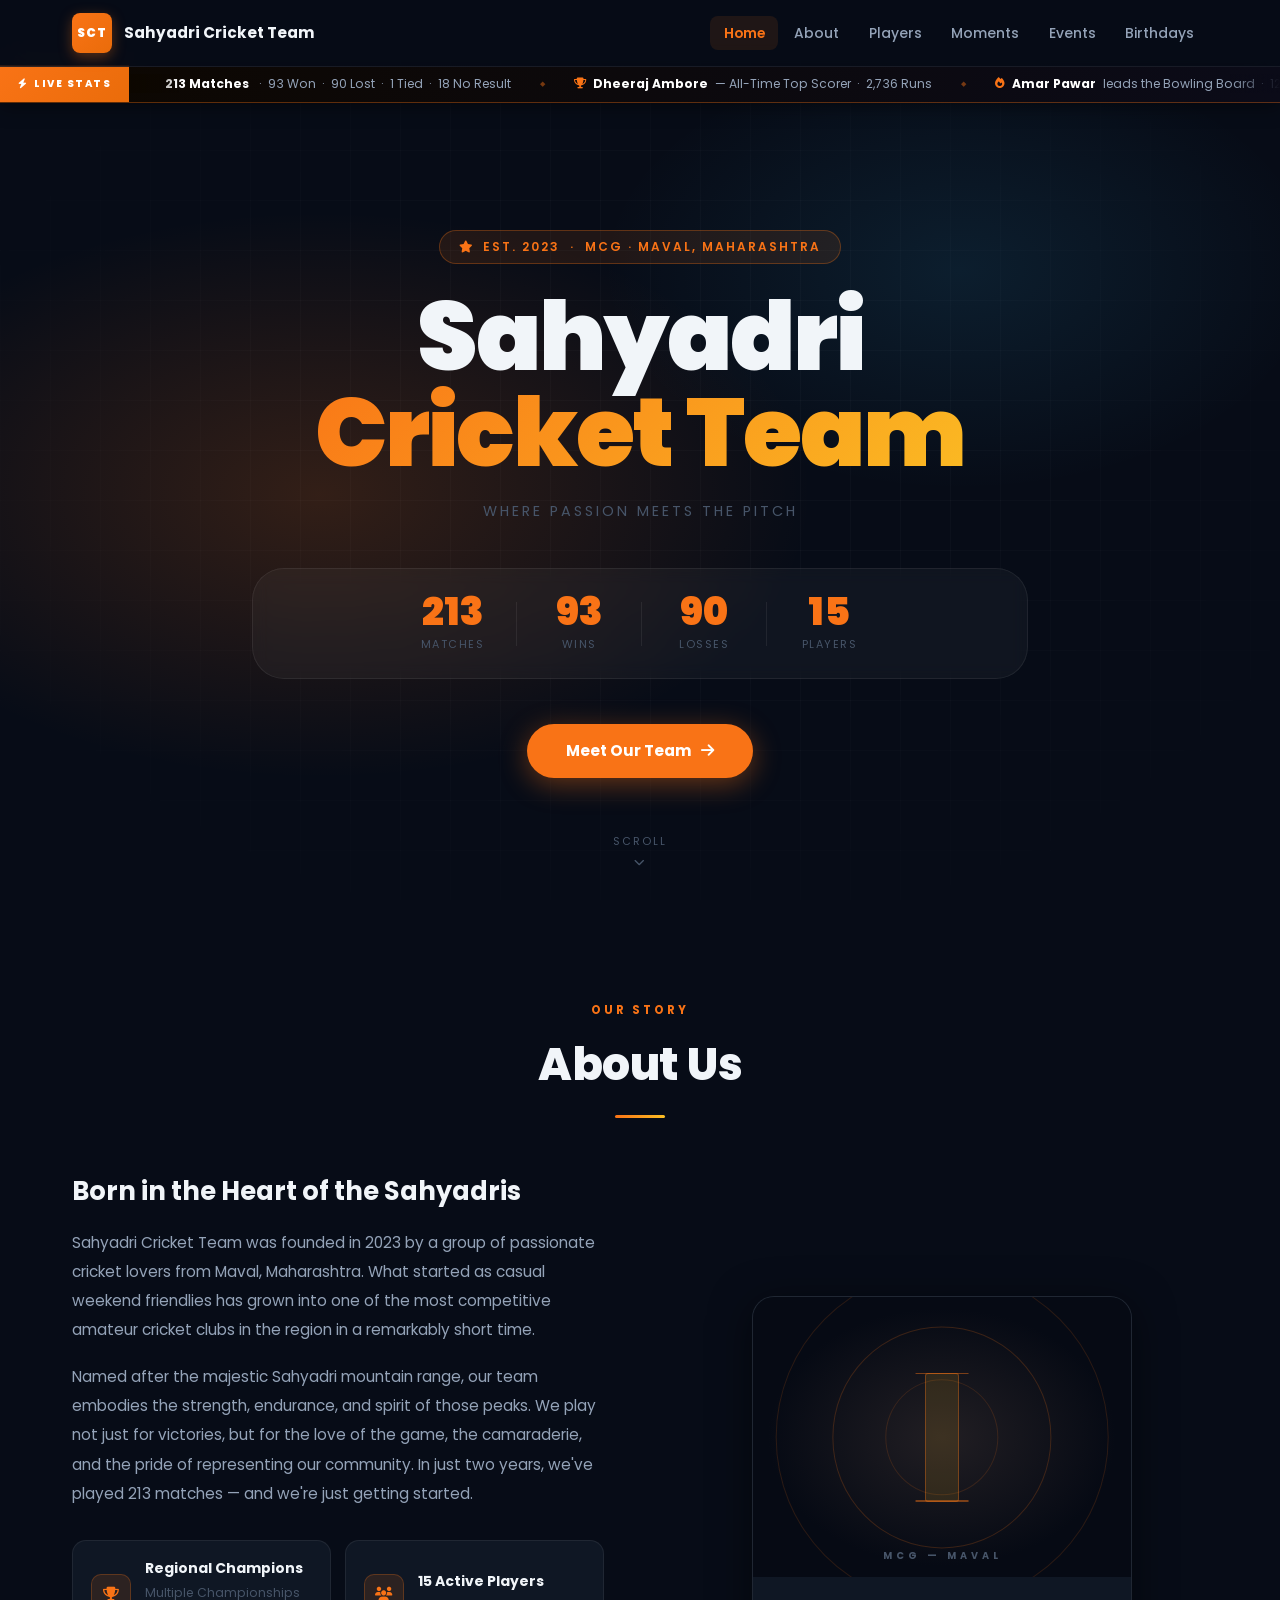
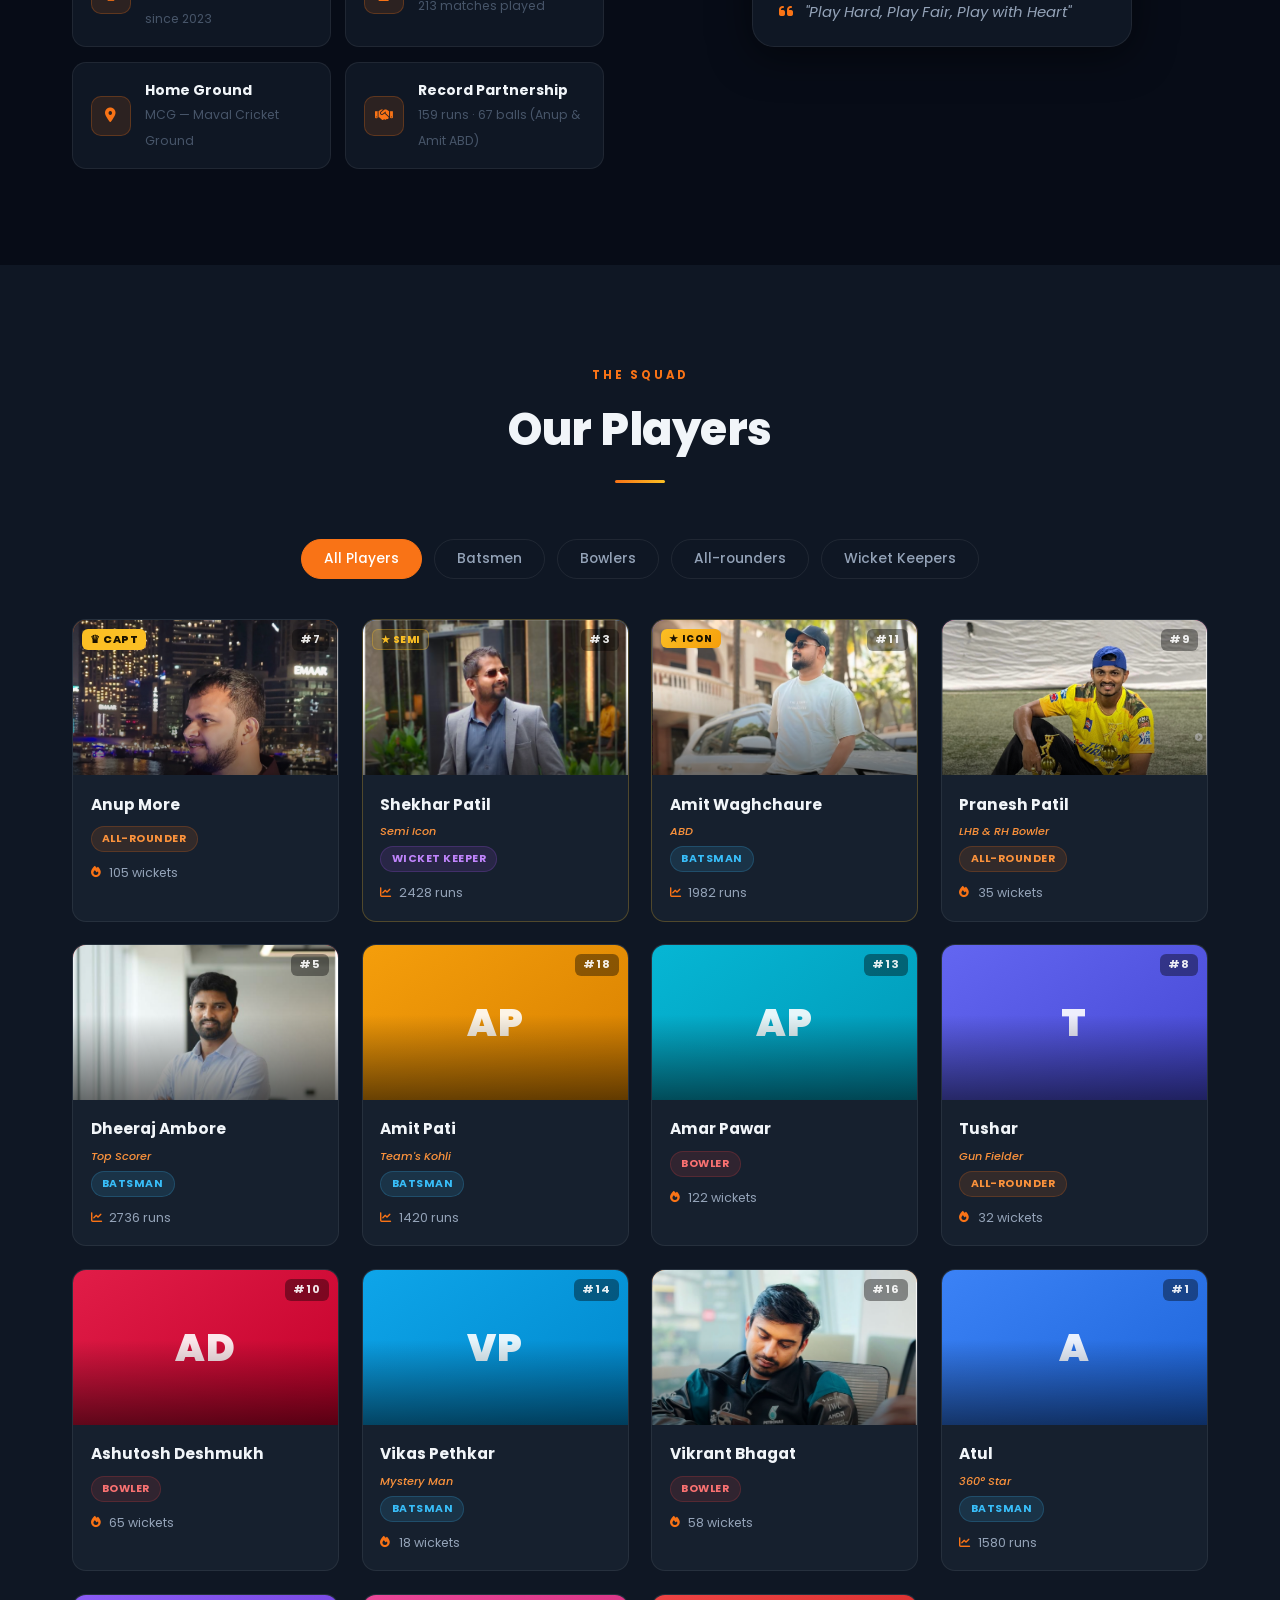
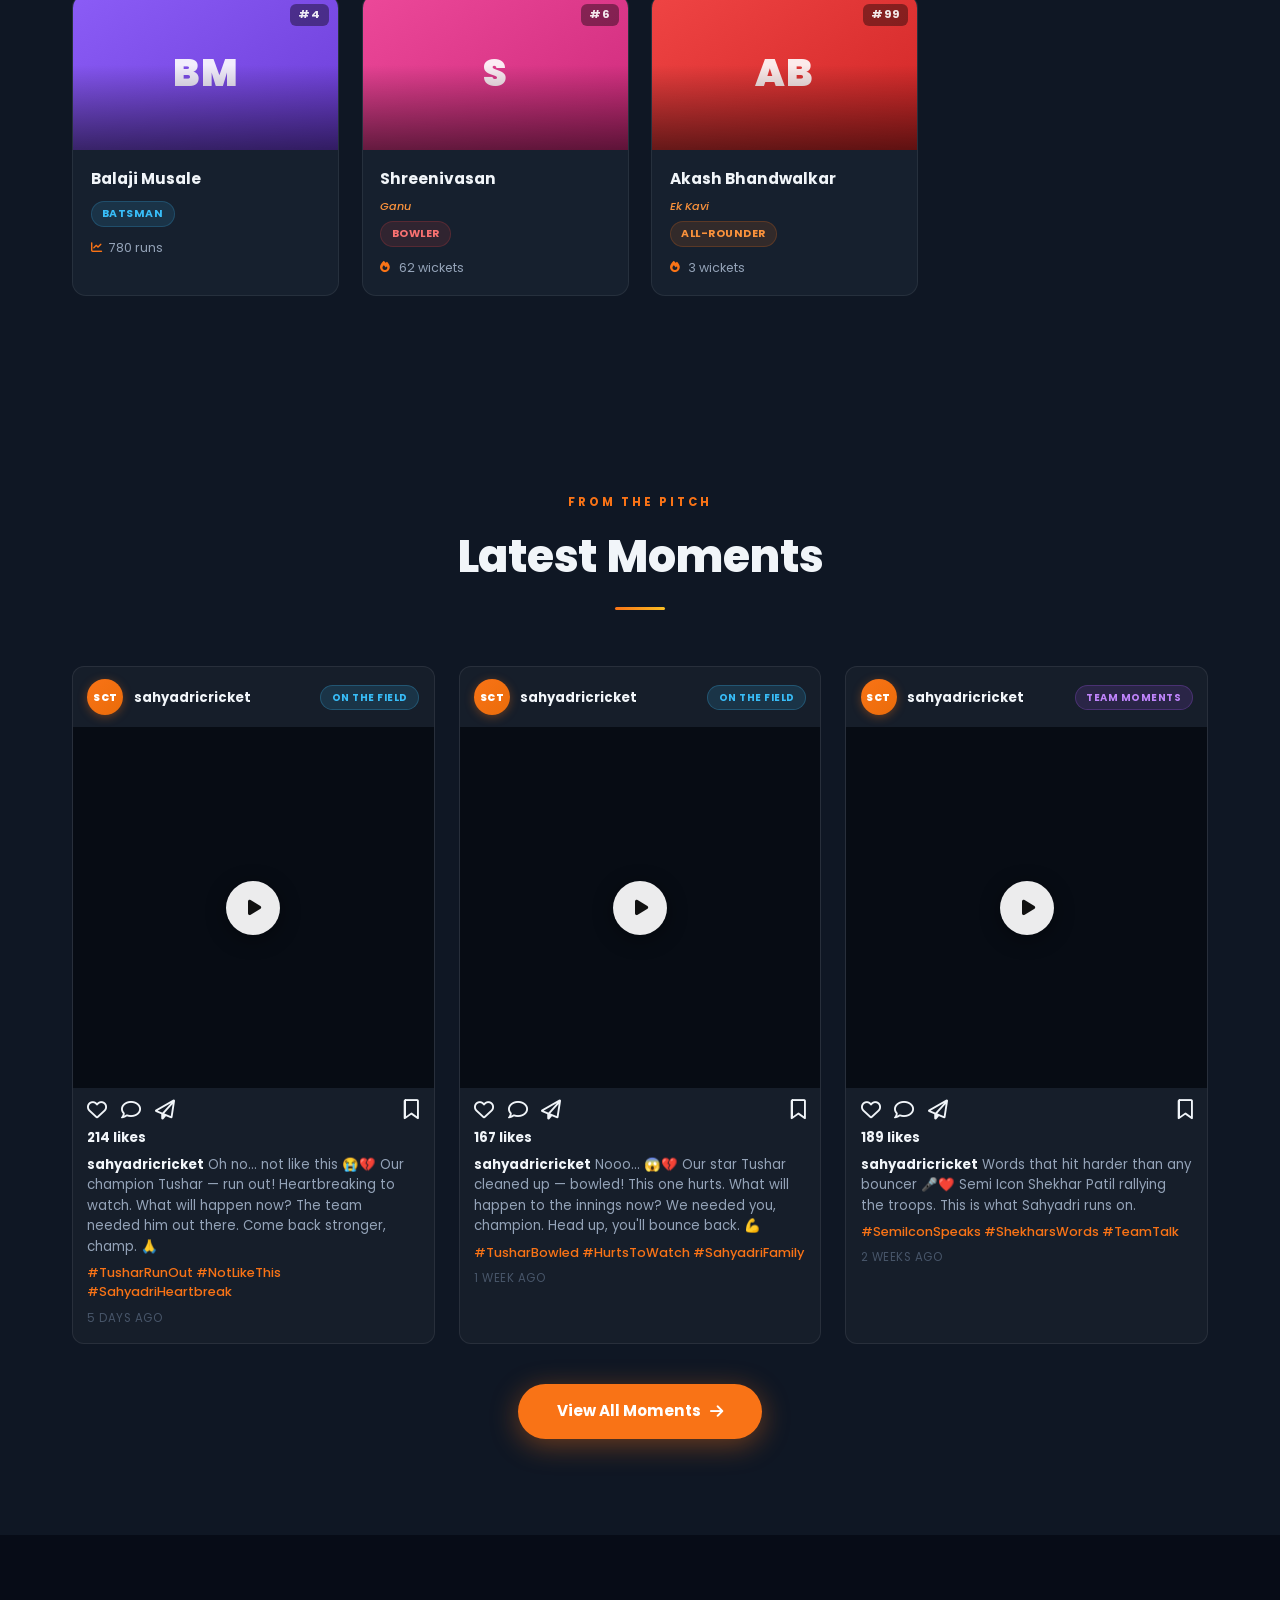
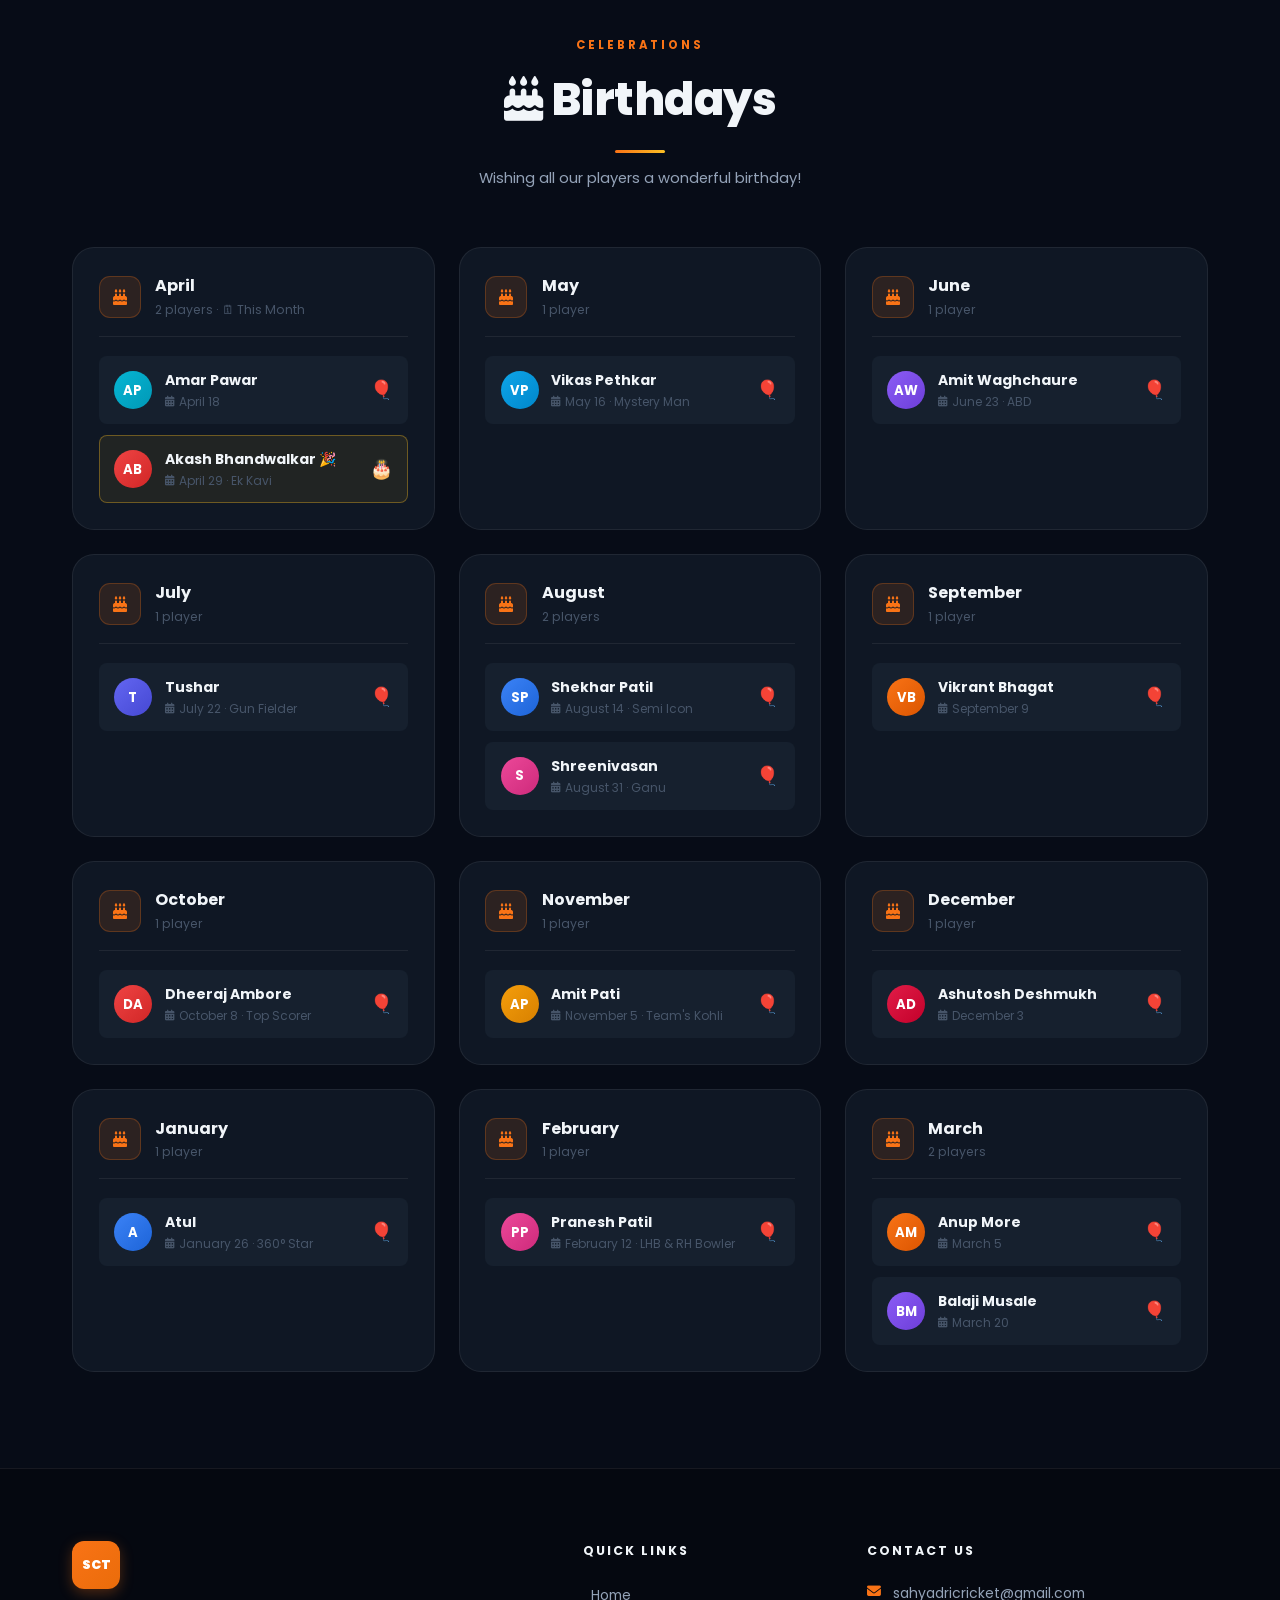
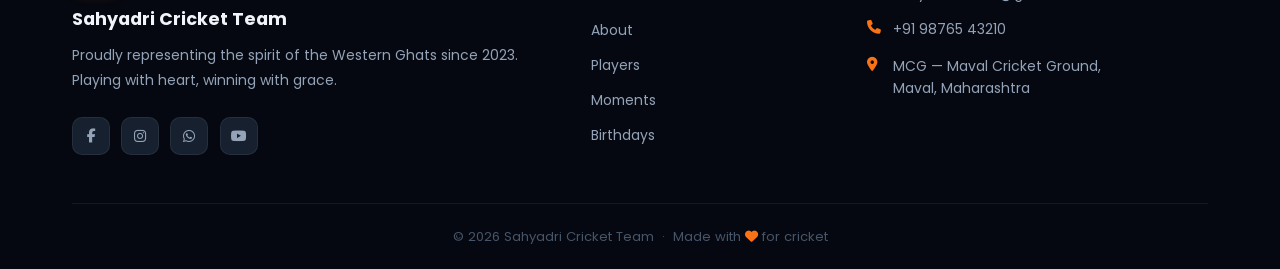
<file: index.html>
<!DOCTYPE html>
<html lang="en">
<head>
    <meta charset="UTF-8">
    <meta name="viewport" content="width=device-width, initial-scale=1.0">
    <title>Sahyadri Cricket Team</title>
    <link rel="stylesheet" href="https://cdnjs.cloudflare.com/ajax/libs/font-awesome/6.4.0/css/all.min.css">
    <link href="https://fonts.googleapis.com/css2?family=Poppins:wght@300;400;500;600;700;800;900&display=swap" rel="stylesheet">
    <link rel="stylesheet" href="style.css">
</head>
<body>

    <!-- Scroll progress -->
    <div class="scroll-bar" id="scrollBar"></div>

    <!-- ===== NAVIGATION ===== -->
    <nav id="navbar">
        <div class="nav-container">
            <div class="nav-brand">
                <div class="logo">SCT</div>
                <span>Sahyadri Cricket Team</span>
            </div>
            <ul class="nav-links" id="navLinks">
                <li><a href="#home"      class="nav-link active">Home</a></li>
                <li><a href="#about"     class="nav-link">About</a></li>
                <li><a href="#players"   class="nav-link">Players</a></li>

                <li><a href="#moments"   class="nav-link">Moments</a></li>
                <li><a href="events.html" class="nav-link">Events</a></li>
                <li><a href="#birthdays" class="nav-link">Birthdays</a></li>
            </ul>
            <button class="hamburger" id="hamburger" aria-label="Toggle menu">
                <span></span><span></span><span></span>
            </button>
        </div>
    </nav>

    <!-- ===== STATS TICKER ===== -->
    <div class="stats-ticker" id="statsTicker">
        <div class="ticker-label"><i class="fas fa-bolt"></i> LIVE STATS</div>
        <div class="ticker-wrap">
            <div class="ticker-move">
                <span class="ticker-item"><i class="fas fa-cricket-bat-ball"></i> <strong>213 Matches</strong> &nbsp;·&nbsp; 93 Won &nbsp;·&nbsp; 90 Lost &nbsp;·&nbsp; 1 Tied &nbsp;·&nbsp; 18 No Result</span>
                <span class="ticker-sep">◆</span>
                <span class="ticker-item"><i class="fas fa-trophy"></i> <strong>Dheeraj Ambore</strong> — All-Time Top Scorer &nbsp;·&nbsp; 2,736 Runs</span>
                <span class="ticker-sep">◆</span>
                <span class="ticker-item"><i class="fas fa-fire"></i> <strong>Amar Pawar</strong> leads the Bowling Board &nbsp;·&nbsp; 122 Wickets</span>
                <span class="ticker-sep">◆</span>
                <span class="ticker-item"><i class="fas fa-shield-halved"></i> <strong>Shekhar Patil</strong> — 2,428 Runs &amp; 255 Dismissals &nbsp;·&nbsp; The Keeper</span>
                <span class="ticker-sep">◆</span>
                <span class="ticker-item"><i class="fas fa-star"></i> <strong>Amit Waghchaure (ABD)</strong> — ICON &nbsp;·&nbsp; 1,982 Runs &amp; Counting</span>
                <span class="ticker-sep">◆</span>
                <span class="ticker-item"><i class="fas fa-crown"></i> <strong>Captain Anup More</strong> — 105 Wickets &nbsp;·&nbsp; Second on Bowling Board</span>
                <span class="ticker-sep">◆</span>
                <span class="ticker-item"><i class="fas fa-handshake"></i> <strong>Record Partnership</strong> — Anup &amp; Amit ABD &nbsp;·&nbsp; 159 Runs in 67 Balls</span>
                <span class="ticker-sep">◆</span>
                <span class="ticker-item"><i class="fas fa-location-dot"></i> <strong>Home Ground:</strong> MCG — Maval Cricket Ground &nbsp;·&nbsp; Est. 2023</span>
                <span class="ticker-sep">◆</span>
                <!-- duplicate for seamless loop -->
                <span class="ticker-item"><i class="fas fa-cricket-bat-ball"></i> <strong>213 Matches</strong> &nbsp;·&nbsp; 93 Won &nbsp;·&nbsp; 90 Lost &nbsp;·&nbsp; 1 Tied &nbsp;·&nbsp; 18 No Result</span>
                <span class="ticker-sep">◆</span>
                <span class="ticker-item"><i class="fas fa-trophy"></i> <strong>Dheeraj Ambore</strong> — All-Time Top Scorer &nbsp;·&nbsp; 2,736 Runs</span>
                <span class="ticker-sep">◆</span>
                <span class="ticker-item"><i class="fas fa-fire"></i> <strong>Amar Pawar</strong> leads the Bowling Board &nbsp;·&nbsp; 122 Wickets</span>
                <span class="ticker-sep">◆</span>
                <span class="ticker-item"><i class="fas fa-shield-halved"></i> <strong>Shekhar Patil</strong> — 2,428 Runs &amp; 255 Dismissals &nbsp;·&nbsp; The Keeper</span>
                <span class="ticker-sep">◆</span>
                <span class="ticker-item"><i class="fas fa-star"></i> <strong>Amit Waghchaure (ABD)</strong> — ICON &nbsp;·&nbsp; 1,982 Runs &amp; Counting</span>
                <span class="ticker-sep">◆</span>
                <span class="ticker-item"><i class="fas fa-crown"></i> <strong>Captain Anup More</strong> — 105 Wickets &nbsp;·&nbsp; Second on Bowling Board</span>
                <span class="ticker-sep">◆</span>
                <span class="ticker-item"><i class="fas fa-handshake"></i> <strong>Record Partnership</strong> — Anup &amp; Amit ABD &nbsp;·&nbsp; 159 Runs in 67 Balls</span>
                <span class="ticker-sep">◆</span>
                <span class="ticker-item"><i class="fas fa-location-dot"></i> <strong>Home Ground:</strong> MCG — Maval Cricket Ground &nbsp;·&nbsp; Est. 2023</span>
                <span class="ticker-sep">◆</span>
            </div>
        </div>
    </div>

    <!-- ===== HERO ===== -->
    <section id="home" class="hero">
        <div class="hero-content">
            <div class="hero-badge"><i class="fas fa-star"></i> Est. 2023 &nbsp;·&nbsp; MCG · Maval, Maharashtra</div>
            <h1 class="hero-title">Sahyadri<br><span>Cricket Team</span></h1>
            <p class="hero-tagline">Where Passion Meets the Pitch</p>
            <div class="hero-stats">
                <div class="stat-item">
                    <span class="stat-number" data-target="213">0</span>
                    <span class="stat-label">Matches</span>
                </div>
                <div class="stat-divider"></div>
                <div class="stat-item">
                    <span class="stat-number" data-target="93">0</span>
                    <span class="stat-label">Wins</span>
                </div>
                <div class="stat-divider"></div>
                <div class="stat-item">
                    <span class="stat-number" data-target="90">0</span>
                    <span class="stat-label">Losses</span>
                </div>
                <div class="stat-divider"></div>
                <div class="stat-item">
                    <span class="stat-number" data-target="15">0</span>
                    <span class="stat-label">Players</span>
                </div>
            </div>
            <a href="#players" class="hero-btn">Meet Our Team <i class="fas fa-arrow-right"></i></a>
        </div>
        <div class="hero-scroll">
            <span>Scroll</span>
            <i class="fas fa-chevron-down"></i>
        </div>
    </section>

    <!-- ===== ABOUT ===== -->
    <section id="about" class="section about-section">
        <div class="container">
            <div class="section-header">
                <span class="section-label">Our Story</span>
                <h2 class="section-title">About Us</h2>
                <div class="section-divider"></div>
            </div>
            <div class="about-grid">
                <div class="about-text">
                    <h3>Born in the Heart of the Sahyadris</h3>
                    <p>Sahyadri Cricket Team was founded in 2023 by a group of passionate cricket lovers from Maval, Maharashtra. What started as casual weekend friendlies has grown into one of the most competitive amateur cricket clubs in the region in a remarkably short time.</p>
                    <p>Named after the majestic Sahyadri mountain range, our team embodies the strength, endurance, and spirit of those peaks. We play not just for victories, but for the love of the game, the camaraderie, and the pride of representing our community. In just two years, we've played 213 matches — and we're just getting started.</p>
                    <div class="about-highlights">
                        <div class="highlight">
                            <div class="highlight-icon"><i class="fas fa-trophy"></i></div>
                            <div>
                                <strong>Regional Champions</strong>
                                <span>Multiple Championships since 2023</span>
                            </div>
                        </div>
                        <div class="highlight">
                            <div class="highlight-icon"><i class="fas fa-users"></i></div>
                            <div>
                                <strong>15 Active Players</strong>
                                <span>213 matches played</span>
                            </div>
                        </div>
                        <div class="highlight">
                            <div class="highlight-icon"><i class="fas fa-location-dot"></i></div>
                            <div>
                                <strong>Home Ground</strong>
                                <span>MCG — Maval Cricket Ground</span>
                            </div>
                        </div>
                        <div class="highlight">
                            <div class="highlight-icon"><i class="fas fa-handshake"></i></div>
                            <div>
                                <strong>Record Partnership</strong>
                                <span>159 runs · 67 balls (Anup &amp; Amit ABD)</span>
                            </div>
                        </div>
                    </div>
                </div>
                <div class="about-visual">
                    <div class="cricket-card">
                        <div class="field-visual">
                            <div class="field-ring ring-outer"></div>
                            <div class="field-ring ring-mid"></div>
                            <div class="field-ring ring-inner"></div>
                            <div class="pitch-strip"></div>
                            <div class="crease crease-top"></div>
                            <div class="crease crease-bottom"></div>
                            <div class="field-label">MCG — Maval</div>
                        </div>
                        <div class="card-footer-quote">
                            <i class="fas fa-quote-left"></i>
                            <p>"Play Hard, Play Fair, Play with Heart"</p>
                        </div>
                    </div>
                </div>
            </div>
        </div>
    </section>

    <!-- ===== PLAYERS ===== -->
    <section id="players" class="section players-section bg-alt">
        <div class="container">
            <div class="section-header">
                <span class="section-label">The Squad</span>
                <h2 class="section-title">Our Players</h2>
                <div class="section-divider"></div>
            </div>
            <div class="filter-buttons">
                <button class="filter-btn active" data-filter="all">All Players</button>
                <button class="filter-btn" data-filter="Batsman">Batsmen</button>
                <button class="filter-btn" data-filter="Bowler">Bowlers</button>
                <button class="filter-btn" data-filter="All-rounder">All-rounders</button>
                <button class="filter-btn" data-filter="WK">Wicket Keepers</button>
            </div>
            <div class="players-grid" id="playersGrid"></div>
        </div>

        <!-- Player Detail Modal -->
        <div class="modal-overlay" id="playerModal">
            <div class="modal-box">
                <button class="modal-close" id="modalClose"><i class="fas fa-xmark"></i></button>
                <div id="modalBody"></div>
            </div>
        </div>
    </section>

    <!-- ===== MOMENTS ===== -->
    <section id="moments" class="section moments-section bg-alt">
        <div class="container">
            <div class="section-header">
                <span class="section-label">From The Pitch</span>
                <h2 class="section-title">Latest Moments</h2>
                <div class="section-divider"></div>
            </div>
            <div class="moments-grid">

                <!-- Post 1: Tushar Run-out -->
                <div class="post-card">
                    <div class="post-header">
                        <div class="post-header-left">
                            <div class="post-avatar">SCT</div>
                            <span class="post-username">sahyadricricket</span>
                        </div>
                        <span class="post-cat-pill cat-field">On The Field</span>
                    </div>
                    <div class="post-media">
                        <video src="assets/events/tushar-runout.mp4" loop muted playsinline preload="metadata"></video>
                        <div class="play-overlay">
                            <div class="play-btn-circle"><i class="fas fa-play" style="margin-left:3px"></i></div>
                        </div>
                    </div>
                    <div class="post-actions">
                        <button class="action-btn action-btn-heart" aria-label="Like"><i class="far fa-heart"></i></button>
                        <button class="action-btn action-btn-comment" aria-label="Comment"><i class="far fa-comment"></i></button>
                        <button class="action-btn action-btn-share" aria-label="Share"><i class="far fa-paper-plane"></i></button>
                        <button class="action-btn action-bookmark" aria-label="Save"><i class="far fa-bookmark"></i></button>
                    </div>
                    <div class="post-body">
                        <div class="post-likes">214 likes</div>
                        <div class="post-caption"><strong>sahyadricricket</strong> Oh no… not like this 😭💔 Our champion Tushar — run out! Heartbreaking to watch. What will happen now? The team needed him out there. Come back stronger, champ. 🙏</div>
                        <div class="post-tags">#TusharRunOut #NotLikeThis #SahyadriHeartbreak</div>
                        <div class="post-time">5 days ago</div>
                    </div>
                </div>

                <!-- Post 2: Tushar Bowled -->
                <div class="post-card">
                    <div class="post-header">
                        <div class="post-header-left">
                            <div class="post-avatar">SCT</div>
                            <span class="post-username">sahyadricricket</span>
                        </div>
                        <span class="post-cat-pill cat-field">On The Field</span>
                    </div>
                    <div class="post-media">
                        <video src="assets/events/tushar-bold.mp4" loop muted playsinline preload="metadata"></video>
                        <div class="play-overlay">
                            <div class="play-btn-circle"><i class="fas fa-play" style="margin-left:3px"></i></div>
                        </div>
                    </div>
                    <div class="post-actions">
                        <button class="action-btn action-btn-heart" aria-label="Like"><i class="far fa-heart"></i></button>
                        <button class="action-btn action-btn-comment" aria-label="Comment"><i class="far fa-comment"></i></button>
                        <button class="action-btn action-btn-share" aria-label="Share"><i class="far fa-paper-plane"></i></button>
                        <button class="action-btn action-bookmark" aria-label="Save"><i class="far fa-bookmark"></i></button>
                    </div>
                    <div class="post-body">
                        <div class="post-likes">167 likes</div>
                        <div class="post-caption"><strong>sahyadricricket</strong> Nooo… 😱💔 Our star Tushar cleaned up — bowled! This one hurts. What will happen to the innings now? We needed you, champion. Head up, you'll bounce back. 💪</div>
                        <div class="post-tags">#TusharBowled #HurtsToWatch #SahyadriFamily</div>
                        <div class="post-time">1 week ago</div>
                    </div>
                </div>

                <!-- Post 3: Shekhar Inspirational Speech -->
                <div class="post-card">
                    <div class="post-header">
                        <div class="post-header-left">
                            <div class="post-avatar">SCT</div>
                            <span class="post-username">sahyadricricket</span>
                        </div>
                        <span class="post-cat-pill cat-moments">Team Moments</span>
                    </div>
                    <div class="post-media">
                        <video src="assets/events/inspirationa-speeach-by-semi-icon-shekhar.mp4" loop muted playsinline preload="metadata"></video>
                        <div class="play-overlay">
                            <div class="play-btn-circle"><i class="fas fa-play" style="margin-left:3px"></i></div>
                        </div>
                    </div>
                    <div class="post-actions">
                        <button class="action-btn action-btn-heart" aria-label="Like"><i class="far fa-heart"></i></button>
                        <button class="action-btn action-btn-comment" aria-label="Comment"><i class="far fa-comment"></i></button>
                        <button class="action-btn action-btn-share" aria-label="Share"><i class="far fa-paper-plane"></i></button>
                        <button class="action-btn action-bookmark" aria-label="Save"><i class="far fa-bookmark"></i></button>
                    </div>
                    <div class="post-body">
                        <div class="post-likes">189 likes</div>
                        <div class="post-caption"><strong>sahyadricricket</strong> Words that hit harder than any bouncer 🎤❤️ Semi Icon Shekhar Patil rallying the troops. This is what Sahyadri runs on.</div>
                        <div class="post-tags">#SemiIconSpeaks #ShekharsWords #TeamTalk</div>
                        <div class="post-time">2 weeks ago</div>
                    </div>
                </div>

            </div>
            <div class="moments-cta">
                <a href="events.html" class="hero-btn">View All Moments <i class="fas fa-arrow-right"></i></a>
            </div>
        </div>
    </section>

    <!-- ===== BIRTHDAYS ===== -->
    <section id="birthdays" class="section birthdays-section">
        <div class="container">
            <div class="section-header">
                <span class="section-label">Celebrations</span>
                <h2 class="section-title"><i class="fas fa-cake-candles"></i> Birthdays</h2>
                <div class="section-divider"></div>
                <p class="section-sub">Wishing all our players a wonderful birthday!</p>
            </div>
            <div id="birthdayContainer"></div>
        </div>
    </section>

    <!-- ===== FOOTER ===== -->
    <footer class="footer">
        <div class="container">
            <div class="footer-grid">
                <div class="footer-brand">
                    <div class="footer-logo">SCT</div>
                    <h3>Sahyadri Cricket Team</h3>
                    <p>Proudly representing the spirit of the Western Ghats since 2023. Playing with heart, winning with grace.</p>
                    <div class="social-links">
                        <a href="#" aria-label="Facebook"><i class="fab fa-facebook-f"></i></a>
                        <a href="#" aria-label="Instagram"><i class="fab fa-instagram"></i></a>
                        <a href="#" aria-label="WhatsApp"><i class="fab fa-whatsapp"></i></a>
                        <a href="#" aria-label="YouTube"><i class="fab fa-youtube"></i></a>
                    </div>
                </div>
                <div class="footer-nav">
                    <h4>Quick Links</h4>
                    <ul>
                        <li><a href="#home">Home</a></li>
                        <li><a href="#about">About</a></li>
                        <li><a href="#players">Players</a></li>

                        <li><a href="#moments">Moments</a></li>
                        <li><a href="#birthdays">Birthdays</a></li>
                    </ul>
                </div>
                <div class="footer-contact">
                    <h4>Contact Us</h4>
                    <div class="contact-row"><i class="fas fa-envelope"></i><span>sahyadricricket@gmail.com</span></div>
                    <div class="contact-row"><i class="fas fa-phone"></i><span>+91 98765 43210</span></div>
                    <div class="contact-row"><i class="fas fa-location-dot"></i><span>MCG — Maval Cricket Ground,<br>Maval, Maharashtra</span></div>
                </div>
            </div>
            <div class="footer-bottom">
                <p>&copy; 2026 Sahyadri Cricket Team &nbsp;·&nbsp; Made with <i class="fas fa-heart" style="color:#f97316"></i> for cricket</p>
            </div>
        </div>
    </footer>

    <!-- Back to top -->
    <button class="back-to-top" id="backToTop" aria-label="Back to top">
        <i class="fas fa-chevron-up"></i>
    </button>

    <script src="script.js"></script>
    <script>
        // Video play/pause for moments section
        document.querySelectorAll('.moments-section .play-overlay').forEach(overlay => {
            overlay.addEventListener('click', () => {
                const video = overlay.previousElementSibling;
                if (video.paused) { video.play(); overlay.classList.add('hidden'); }
                else              { video.pause(); overlay.classList.remove('hidden'); }
            });
        });

        // Like toggle for moments section
        document.querySelectorAll('.moments-section .action-btn-heart').forEach(btn => {
            let liked = false;
            btn.addEventListener('click', () => {
                liked = !liked;
                const icon    = btn.querySelector('i');
                const likesEl = btn.closest('.post-card').querySelector('.post-likes');
                const count   = parseInt(likesEl.textContent);
                icon.className    = liked ? 'fas fa-heart' : 'far fa-heart';
                btn.style.color   = liked ? '#ef4444' : '';
                likesEl.textContent = (liked ? count + 1 : count - 1) + ' likes';
            });
        });
    </script>
</body>
</html>
</file>
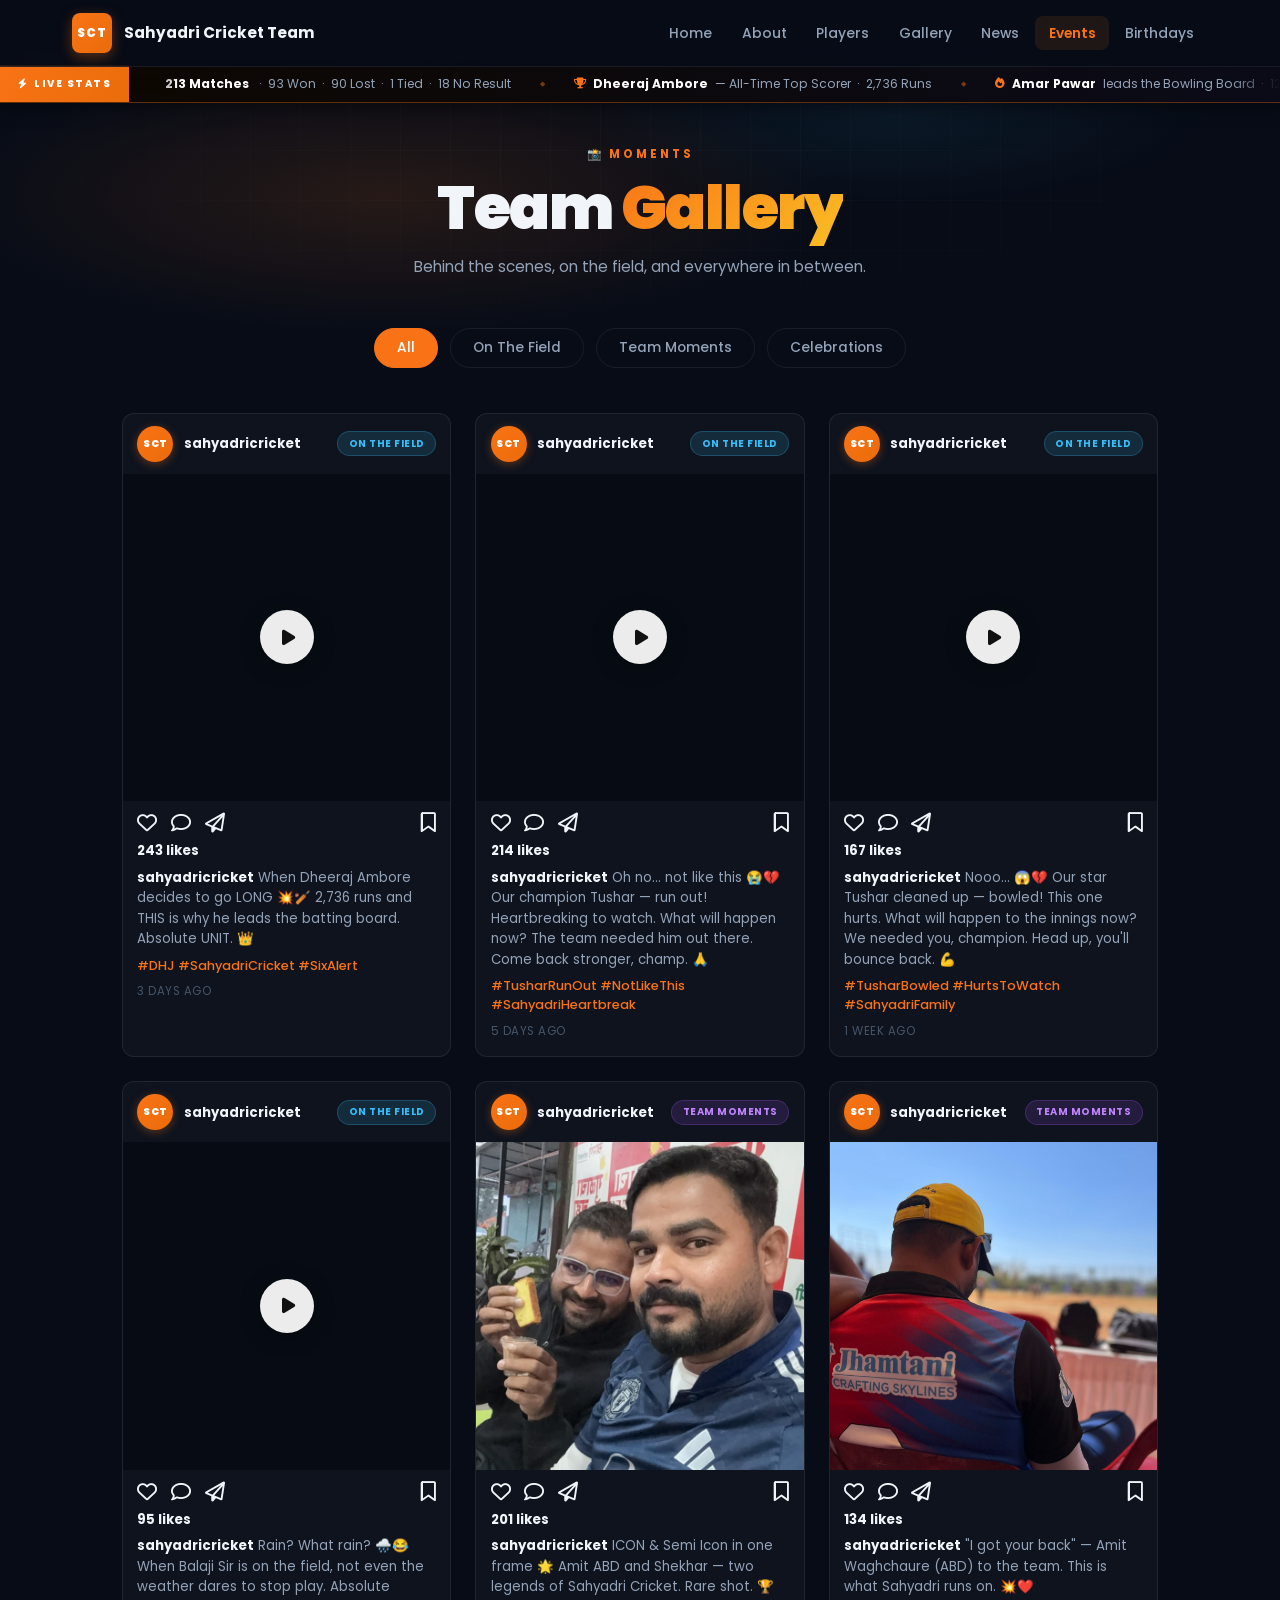
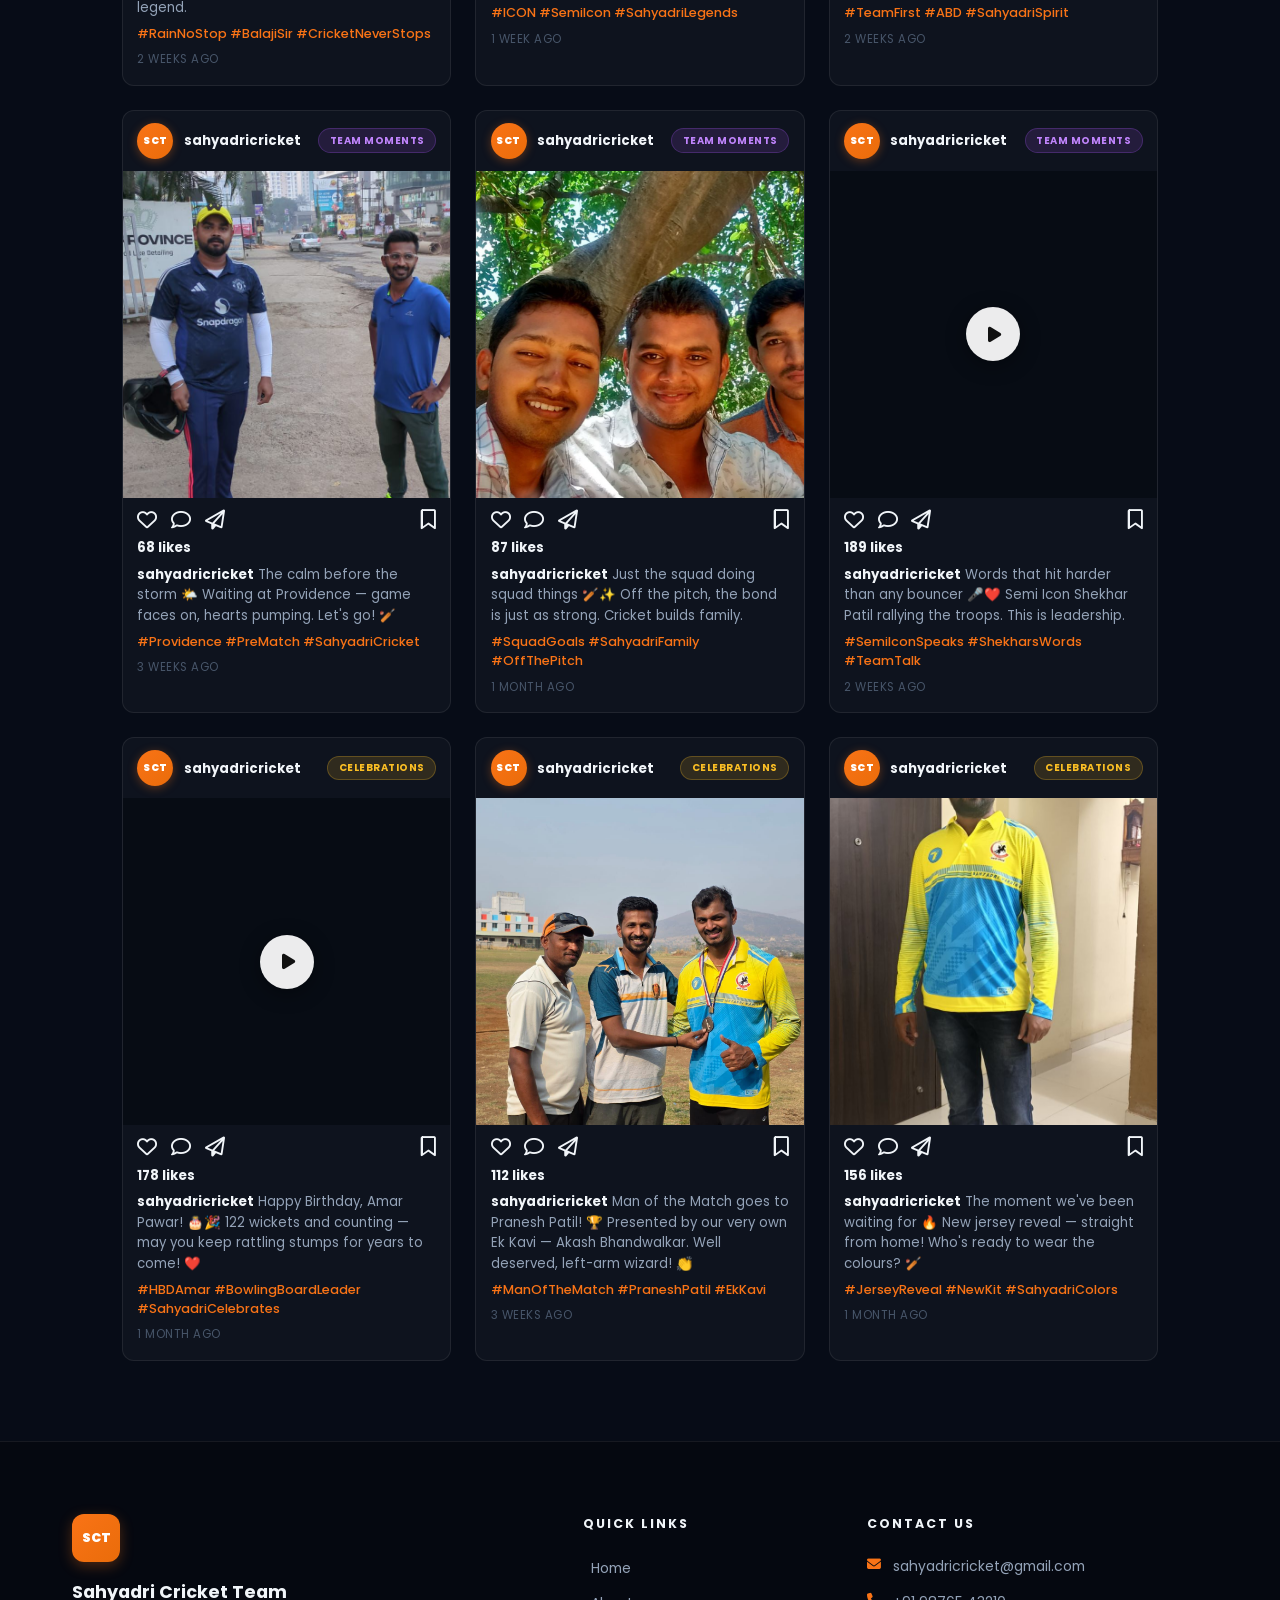
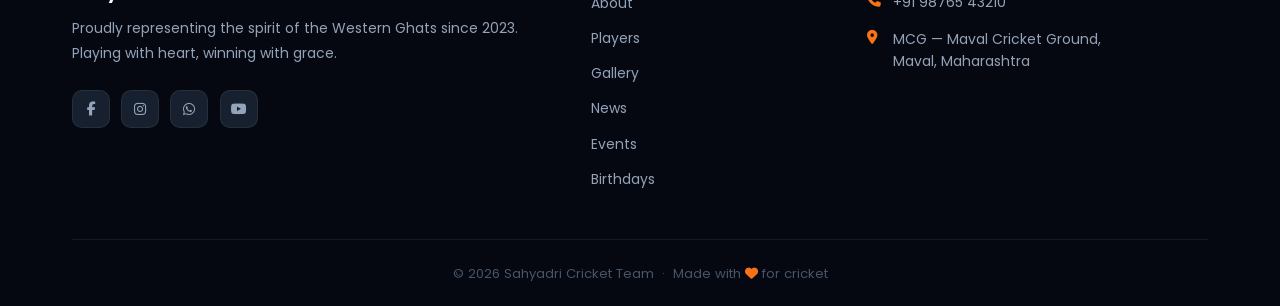
<file: events.html>
<!DOCTYPE html>
<html lang="en">
<head>
    <meta charset="UTF-8">
    <meta name="viewport" content="width=device-width, initial-scale=1.0">
    <title>Events &amp; Moments — Sahyadri Cricket Team</title>
    <link rel="stylesheet" href="https://cdnjs.cloudflare.com/ajax/libs/font-awesome/6.4.0/css/all.min.css">
    <link href="https://fonts.googleapis.com/css2?family=Poppins:wght@300;400;500;600;700;800;900&display=swap" rel="stylesheet">
    <link rel="stylesheet" href="style.css">
    <style>
        /* =============================================
           PAGE HERO
           ============================================= */
        .events-hero {
            padding-top: 140px;
            padding-bottom: 3rem;
            text-align: center;
            background: var(--bg);
            position: relative;
            overflow: hidden;
        }
        .events-hero::before {
            content: '';
            position: absolute;
            inset: 0;
            background-image:
                linear-gradient(rgba(255,255,255,0.02) 1px, transparent 1px),
                linear-gradient(90deg, rgba(255,255,255,0.02) 1px, transparent 1px);
            background-size: 50px 50px;
            mask-image: radial-gradient(ellipse 80% 80% at 50% 50%, black 20%, transparent 75%);
        }
        .events-hero::after {
            content: '';
            position: absolute;
            inset: 0;
            background:
                radial-gradient(ellipse 50% 60% at 30% 60%, rgba(249,115,22,0.13) 0%, transparent 70%),
                radial-gradient(ellipse 35% 40% at 70% 35%, rgba(56,189,248,0.07) 0%, transparent 70%);
            pointer-events: none;
        }
        .events-hero-inner {
            position: relative;
            z-index: 2;
        }
        .events-hero-label {
            display: inline-block;
            font-size: 0.72rem;
            font-weight: 700;
            letter-spacing: 3px;
            text-transform: uppercase;
            color: var(--accent);
            margin-bottom: 0.7rem;
        }
        .events-hero-title {
            font-size: clamp(2.2rem, 6vw, 3.8rem);
            font-weight: 900;
            color: var(--text-1);
            line-height: 1.1;
            letter-spacing: -1.5px;
            margin-bottom: 0.8rem;
        }
        .events-hero-title span {
            background: linear-gradient(135deg, var(--accent), var(--gold));
            -webkit-background-clip: text;
            -webkit-text-fill-color: transparent;
            background-clip: text;
        }
        .events-hero-sub {
            font-size: 0.96rem;
            color: var(--text-2);
            max-width: 480px;
            margin: 0 auto;
            line-height: 1.7;
        }

        /* =============================================
           FILTER + GRID SECTION
           ============================================= */
        .events-section {
            background: var(--bg);
            padding: 0 0 5rem;
        }
        .events-container {
            max-width: 1100px;
            margin: 0 auto;
            padding: 0 2rem;
        }
        .events-filter-row {
            display: flex;
            gap: 0.7rem;
            justify-content: center;
            flex-wrap: wrap;
            margin-bottom: 2.8rem;
        }

        /* =============================================
           POSTS GRID
           ============================================= */
        .posts-grid {
            display: grid;
            grid-template-columns: repeat(3, 1fr);
            gap: 1.5rem;
        }

        /* =============================================
           POST CARD
           ============================================= */
        .post-card {
            background: rgba(255,255,255,0.03);
            border: 1px solid rgba(255,255,255,0.08);
            border-radius: 12px;
            overflow: hidden;
            transition: transform 0.3s ease, box-shadow 0.3s ease, border-color 0.3s ease;
        }
        .post-card:hover {
            transform: translateY(-3px);
            box-shadow: 0 14px 48px rgba(0,0,0,0.55), 0 0 30px rgba(249,115,22,0.1);
            border-color: rgba(255,255,255,0.14);
        }
        .post-card.hidden {
            display: none;
        }

        /* Card header */
        .post-header {
            display: flex;
            align-items: center;
            justify-content: space-between;
            padding: 0.75rem 0.9rem;
            gap: 0.6rem;
        }
        .post-header-left {
            display: flex;
            align-items: center;
            gap: 0.65rem;
        }
        .post-avatar {
            width: 36px;
            height: 36px;
            border-radius: 50%;
            background: linear-gradient(135deg, var(--accent), var(--accent-dk));
            display: grid;
            place-items: center;
            font-size: 0.62rem;
            font-weight: 900;
            color: white;
            letter-spacing: 0.5px;
            flex-shrink: 0;
            box-shadow: 0 2px 10px rgba(249,115,22,0.35);
        }
        .post-username {
            font-size: 0.82rem;
            font-weight: 700;
            color: var(--text-1);
        }

        /* Category pill */
        .post-cat-pill {
            display: inline-block;
            padding: 0.22rem 0.65rem;
            border-radius: 20px;
            font-size: 0.62rem;
            font-weight: 700;
            text-transform: uppercase;
            letter-spacing: 0.5px;
            flex-shrink: 0;
        }
        .cat-field {
            background: rgba(56,189,248,0.14);
            color: #38bdf8;
            border: 1px solid rgba(56,189,248,0.25);
        }
        .cat-moments {
            background: rgba(168,85,247,0.14);
            color: #c084fc;
            border: 1px solid rgba(168,85,247,0.25);
        }
        .cat-celebrations {
            background: rgba(251,191,36,0.14);
            color: #fbbf24;
            border: 1px solid rgba(251,191,36,0.25);
        }

        /* Media area */
        .post-media {
            position: relative;
            width: 100%;
            padding-top: 100%; /* 1:1 square */
            overflow: hidden;
            background: #0a101c;
        }
        .post-media img,
        .post-media video {
            position: absolute;
            inset: 0;
            width: 100%;
            height: 100%;
            object-fit: cover;
            display: block;
        }

        /* Play overlay */
        .play-overlay {
            position: absolute;
            inset: 0;
            display: flex;
            align-items: center;
            justify-content: center;
            background: rgba(0,0,0,0.28);
            cursor: pointer;
            transition: background 0.2s ease;
            z-index: 2;
        }
        .play-overlay:hover {
            background: rgba(0,0,0,0.18);
        }
        .play-btn-circle {
            width: 54px;
            height: 54px;
            border-radius: 50%;
            background: rgba(255,255,255,0.92);
            display: grid;
            place-items: center;
            font-size: 1.1rem;
            color: #111;
            box-shadow: 0 4px 20px rgba(0,0,0,0.4);
            transition: transform 0.2s ease, background 0.2s ease;
        }
        .play-overlay:hover .play-btn-circle {
            transform: scale(1.08);
            background: white;
        }
        .play-overlay.hidden {
            display: none;
        }

        /* Actions row */
        .post-actions {
            display: flex;
            align-items: center;
            padding: 0.75rem 0.9rem 0.35rem;
            gap: 0.85rem;
        }
        .action-btn {
            background: none;
            border: none;
            color: var(--text-1);
            font-size: 1.25rem;
            cursor: pointer;
            padding: 0;
            line-height: 1;
            transition: transform 0.2s ease, color 0.2s ease;
            display: flex;
            align-items: center;
        }
        .action-btn:hover {
            transform: scale(1.15);
        }
        .action-btn.liked {
            color: #ef4444;
        }
        .action-btn-comment,
        .action-btn-share {
            color: var(--text-1);
        }
        .action-btn-comment:hover { color: var(--blue); }
        .action-btn-share:hover   { color: var(--accent); }
        .action-bookmark {
            margin-left: auto;
            color: var(--text-1);
        }
        .action-bookmark:hover { color: var(--gold); }

        /* Caption area */
        .post-body {
            padding: 0.1rem 0.9rem 1rem;
        }
        .post-likes {
            font-size: 0.82rem;
            font-weight: 700;
            color: var(--text-1);
            margin-bottom: 0.4rem;
        }
        .post-caption {
            font-size: 0.83rem;
            color: var(--text-2);
            line-height: 1.55;
            margin-bottom: 0.35rem;
        }
        .post-caption strong {
            color: var(--text-1);
            font-weight: 700;
        }
        .post-tags {
            font-size: 0.8rem;
            color: var(--accent);
            font-weight: 500;
            margin-bottom: 0.45rem;
            line-height: 1.5;
        }
        .post-time {
            font-size: 0.72rem;
            color: var(--text-3);
            text-transform: uppercase;
            letter-spacing: 0.5px;
        }

        /* =============================================
           RESPONSIVE
           ============================================= */
        @media (max-width: 960px) {
            .posts-grid {
                grid-template-columns: repeat(2, 1fr);
            }
        }
        @media (max-width: 768px) {
            .posts-grid {
                grid-template-columns: repeat(2, 1fr);
                gap: 1rem;
            }
            .events-container { padding: 0 1.2rem; }
        }
        @media (max-width: 480px) {
            .posts-grid {
                grid-template-columns: 1fr;
                gap: 1.2rem;
            }
            .post-card {
                width: 100%;
            }
            .events-hero {
                padding-top: 130px;
            }
        }
    </style>
</head>
<body>

    <!-- Scroll progress -->
    <div class="scroll-bar" id="scrollBar"></div>

    <!-- ===== NAVIGATION ===== -->
    <nav id="navbar">
        <div class="nav-container">
            <a href="index.html" class="nav-brand">
                <div class="logo">SCT</div>
                <span>Sahyadri Cricket Team</span>
            </a>
            <ul class="nav-links" id="navLinks">
                <li><a href="index.html#home"      class="nav-link">Home</a></li>
                <li><a href="index.html#about"     class="nav-link">About</a></li>
                <li><a href="index.html#players"   class="nav-link">Players</a></li>
                <li><a href="index.html#gallery"   class="nav-link">Gallery</a></li>
                <li><a href="index.html#news"      class="nav-link">News</a></li>
                <li><a href="events.html"          class="nav-link active">Events</a></li>
                <li><a href="index.html#birthdays" class="nav-link">Birthdays</a></li>
            </ul>
            <button class="hamburger" id="hamburger" aria-label="Toggle menu">
                <span></span><span></span><span></span>
            </button>
        </div>
    </nav>

    <!-- ===== STATS TICKER ===== -->
    <div class="stats-ticker" id="statsTicker">
        <div class="ticker-label"><i class="fas fa-bolt"></i> LIVE STATS</div>
        <div class="ticker-wrap">
            <div class="ticker-move">
                <span class="ticker-item"><i class="fas fa-cricket-bat-ball"></i> <strong>213 Matches</strong> &nbsp;·&nbsp; 93 Won &nbsp;·&nbsp; 90 Lost &nbsp;·&nbsp; 1 Tied &nbsp;·&nbsp; 18 No Result</span>
                <span class="ticker-sep">◆</span>
                <span class="ticker-item"><i class="fas fa-trophy"></i> <strong>Dheeraj Ambore</strong> — All-Time Top Scorer &nbsp;·&nbsp; 2,736 Runs</span>
                <span class="ticker-sep">◆</span>
                <span class="ticker-item"><i class="fas fa-fire"></i> <strong>Amar Pawar</strong> leads the Bowling Board &nbsp;·&nbsp; 122 Wickets</span>
                <span class="ticker-sep">◆</span>
                <span class="ticker-item"><i class="fas fa-shield-halved"></i> <strong>Shekhar Patil</strong> — 2,428 Runs &amp; 255 Dismissals &nbsp;·&nbsp; The Keeper</span>
                <span class="ticker-sep">◆</span>
                <span class="ticker-item"><i class="fas fa-star"></i> <strong>Amit Waghchaure (ABD)</strong> — ICON &nbsp;·&nbsp; 1,982 Runs &amp; Counting</span>
                <span class="ticker-sep">◆</span>
                <span class="ticker-item"><i class="fas fa-crown"></i> <strong>Captain Anup More</strong> — 105 Wickets &nbsp;·&nbsp; Second on Bowling Board</span>
                <span class="ticker-sep">◆</span>
                <span class="ticker-item"><i class="fas fa-handshake"></i> <strong>Record Partnership</strong> — Anup &amp; Amit ABD &nbsp;·&nbsp; 159 Runs in 67 Balls</span>
                <span class="ticker-sep">◆</span>
                <span class="ticker-item"><i class="fas fa-location-dot"></i> <strong>Home Ground:</strong> MCG — Maval Cricket Ground &nbsp;·&nbsp; Est. 2023</span>
                <span class="ticker-sep">◆</span>
                <!-- duplicate for seamless loop -->
                <span class="ticker-item"><i class="fas fa-cricket-bat-ball"></i> <strong>213 Matches</strong> &nbsp;·&nbsp; 93 Won &nbsp;·&nbsp; 90 Lost &nbsp;·&nbsp; 1 Tied &nbsp;·&nbsp; 18 No Result</span>
                <span class="ticker-sep">◆</span>
                <span class="ticker-item"><i class="fas fa-trophy"></i> <strong>Dheeraj Ambore</strong> — All-Time Top Scorer &nbsp;·&nbsp; 2,736 Runs</span>
                <span class="ticker-sep">◆</span>
                <span class="ticker-item"><i class="fas fa-fire"></i> <strong>Amar Pawar</strong> leads the Bowling Board &nbsp;·&nbsp; 122 Wickets</span>
                <span class="ticker-sep">◆</span>
                <span class="ticker-item"><i class="fas fa-shield-halved"></i> <strong>Shekhar Patil</strong> — 2,428 Runs &amp; 255 Dismissals &nbsp;·&nbsp; The Keeper</span>
                <span class="ticker-sep">◆</span>
                <span class="ticker-item"><i class="fas fa-star"></i> <strong>Amit Waghchaure (ABD)</strong> — ICON &nbsp;·&nbsp; 1,982 Runs &amp; Counting</span>
                <span class="ticker-sep">◆</span>
                <span class="ticker-item"><i class="fas fa-crown"></i> <strong>Captain Anup More</strong> — 105 Wickets &nbsp;·&nbsp; Second on Bowling Board</span>
                <span class="ticker-sep">◆</span>
                <span class="ticker-item"><i class="fas fa-handshake"></i> <strong>Record Partnership</strong> — Anup &amp; Amit ABD &nbsp;·&nbsp; 159 Runs in 67 Balls</span>
                <span class="ticker-sep">◆</span>
                <span class="ticker-item"><i class="fas fa-location-dot"></i> <strong>Home Ground:</strong> MCG — Maval Cricket Ground &nbsp;·&nbsp; Est. 2023</span>
                <span class="ticker-sep">◆</span>
            </div>
        </div>
    </div>

    <!-- ===== PAGE HERO ===== -->
    <div class="events-hero">
        <div class="events-hero-inner">
            <div class="events-hero-label">📸 Moments</div>
            <h1 class="events-hero-title">Team <span>Gallery</span></h1>
            <p class="events-hero-sub">Behind the scenes, on the field, and everywhere in between.</p>
        </div>
    </div>

    <!-- ===== EVENTS SECTION ===== -->
    <section class="events-section">
        <div class="events-container">

            <!-- Filter Pills -->
            <div class="events-filter-row">
                <button class="filter-btn active" data-filter="all">All</button>
                <button class="filter-btn" data-filter="field">On The Field</button>
                <button class="filter-btn" data-filter="moments">Team Moments</button>
                <button class="filter-btn" data-filter="celebrations">Celebrations</button>
            </div>

            <!-- Posts Grid -->
            <div class="posts-grid" id="postsGrid"></div>

        </div>
    </section>

    <!-- ===== FOOTER ===== -->
    <footer class="footer">
        <div class="container">
            <div class="footer-grid">
                <div class="footer-brand">
                    <div class="footer-logo">SCT</div>
                    <h3>Sahyadri Cricket Team</h3>
                    <p>Proudly representing the spirit of the Western Ghats since 2023. Playing with heart, winning with grace.</p>
                    <div class="social-links">
                        <a href="#" aria-label="Facebook"><i class="fab fa-facebook-f"></i></a>
                        <a href="#" aria-label="Instagram"><i class="fab fa-instagram"></i></a>
                        <a href="#" aria-label="WhatsApp"><i class="fab fa-whatsapp"></i></a>
                        <a href="#" aria-label="YouTube"><i class="fab fa-youtube"></i></a>
                    </div>
                </div>
                <div class="footer-nav">
                    <h4>Quick Links</h4>
                    <ul>
                        <li><a href="index.html#home">Home</a></li>
                        <li><a href="index.html#about">About</a></li>
                        <li><a href="index.html#players">Players</a></li>
                        <li><a href="index.html#gallery">Gallery</a></li>
                        <li><a href="index.html#news">News</a></li>
                        <li><a href="events.html">Events</a></li>
                        <li><a href="index.html#birthdays">Birthdays</a></li>
                    </ul>
                </div>
                <div class="footer-contact">
                    <h4>Contact Us</h4>
                    <div class="contact-row"><i class="fas fa-envelope"></i><span>sahyadricricket@gmail.com</span></div>
                    <div class="contact-row"><i class="fas fa-phone"></i><span>+91 98765 43210</span></div>
                    <div class="contact-row"><i class="fas fa-location-dot"></i><span>MCG — Maval Cricket Ground,<br>Maval, Maharashtra</span></div>
                </div>
            </div>
            <div class="footer-bottom">
                <p>&copy; 2026 Sahyadri Cricket Team &nbsp;·&nbsp; Made with <i class="fas fa-heart" style="color:#f97316"></i> for cricket</p>
            </div>
        </div>
    </footer>

    <!-- Back to top -->
    <button class="back-to-top" id="backToTop" aria-label="Back to top">
        <i class="fas fa-chevron-up"></i>
    </button>

    <script>
        /* =============================================
           DATA
           ============================================= */
        const EVENTS = [
            { id:1, src:'assets/events/dheeraj-six.mp4', type:'video', category:'field', categoryLabel:'On The Field', likes:243, comments:18, time:'3 days ago',
              caption:'When Dheeraj Ambore decides to go LONG 💥🏏 2,736 runs and THIS is why he leads the batting board. Absolute UNIT. 👑',
              tags:'#DHJ #SahyadriCricket #SixAlert' },

            { id:2, src:'assets/events/tushar-runout.mp4', type:'video', category:'field', categoryLabel:'On The Field', likes:214, comments:22, time:'5 days ago',
              caption:'Oh no… not like this 😭💔 Our champion Tushar — run out! Heartbreaking to watch. What will happen now? The team needed him out there. Come back stronger, champ. 🙏',
              tags:'#TusharRunOut #NotLikeThis #SahyadriHeartbreak' },

            { id:3, src:'assets/events/tushar-bold.mp4', type:'video', category:'field', categoryLabel:'On The Field', likes:167, comments:14, time:'1 week ago',
              caption:'Nooo… 😱💔 Our star Tushar cleaned up — bowled! This one hurts. What will happen to the innings now? We needed you, champion. Head up, you\'ll bounce back. 💪',
              tags:'#TusharBowled #HurtsToWatch #SahyadriFamily' },

            { id:4, src:'assets/events/rain-no-problem-balaji-sir-are-there.mp4', type:'video', category:'field', categoryLabel:'On The Field', likes:95, comments:11, time:'2 weeks ago',
              caption:'Rain? What rain? 🌧️😂 When Balaji Sir is on the field, not even the weather dares to stop play. Absolute legend.',
              tags:'#RainNoStop #BalajiSir #CricketNeverStops' },

            { id:5, src:'assets/events/icons-and-semi-icons.jpeg', type:'image', category:'moments', categoryLabel:'Team Moments', likes:201, comments:27, time:'1 week ago',
              caption:'ICON & Semi Icon in one frame 🌟 Amit ABD and Shekhar — two legends of Sahyadri Cricket. Rare shot. 🏆',
              tags:'#ICON #SemiIcon #SahyadriLegends' },

            { id:6, src:'assets/events/i-got-your-back-saying-amit-to-the-team.jpeg', type:'image', category:'moments', categoryLabel:'Team Moments', likes:134, comments:19, time:'2 weeks ago',
              caption:'"I got your back" — Amit Waghchaure (ABD) to the team. This is what Sahyadri runs on. 💥❤️',
              tags:'#TeamFirst #ABD #SahyadriSpirit' },

            { id:7, src:'assets/events/waiting-at-provience.jpeg', type:'image', category:'moments', categoryLabel:'Team Moments', likes:68, comments:7, time:'3 weeks ago',
              caption:'The calm before the storm 🌤️ Waiting at Providence — game faces on, hearts pumping. Let\'s go! 🏏',
              tags:'#Providence #PreMatch #SahyadriCricket' },

            { id:8, src:'assets/events/casual.jpeg', type:'image', category:'moments', categoryLabel:'Team Moments', likes:87, comments:13, time:'1 month ago',
              caption:'Just the squad doing squad things 🏏✨ Off the pitch, the bond is just as strong. Cricket builds family.',
              tags:'#SquadGoals #SahyadriFamily #OffThePitch' },

            { id:9, src:'assets/events/inspirationa-speeach-by-semi-icon-shekhar.mp4', type:'video', category:'moments', categoryLabel:'Team Moments', likes:189, comments:31, time:'2 weeks ago',
              caption:'Words that hit harder than any bouncer 🎤❤️ Semi Icon Shekhar Patil rallying the troops. This is leadership.',
              tags:'#SemiIconSpeaks #ShekharsWords #TeamTalk' },

            { id:10, src:'assets/events/amar-birthday-celebration.mp4', type:'video', category:'celebrations', categoryLabel:'Celebrations', likes:178, comments:24, time:'1 month ago',
              caption:'Happy Birthday, Amar Pawar! 🎂🎉 122 wickets and counting — may you keep rattling stumps for years to come! ❤️',
              tags:'#HBDAmar #BowlingBoardLeader #SahyadriCelebrates' },

            { id:11, src:'assets/events/man-of-the-match-pranesh-by-akash.jpeg', type:'image', category:'celebrations', categoryLabel:'Celebrations', likes:112, comments:16, time:'3 weeks ago',
              caption:'Man of the Match goes to Pranesh Patil! 🏆 Presented by our very own Ek Kavi — Akash Bhandwalkar. Well deserved, left-arm wizard! 👏',
              tags:'#ManOfTheMatch #PraneshPatil #EkKavi' },

            { id:12, src:'assets/events/Jersey-revealing-from-home.jpeg', type:'image', category:'celebrations', categoryLabel:'Celebrations', likes:156, comments:21, time:'1 month ago',
              caption:'The moment we\'ve been waiting for 🔥 New jersey reveal — straight from home! Who\'s ready to wear the colours? 🏏',
              tags:'#JerseyReveal #NewKit #SahyadriColors' },
        ];

        /* =============================================
           CATEGORY PILL CLASS
           ============================================= */
        function catClass(category) {
            if (category === 'field')         return 'cat-field';
            if (category === 'moments')       return 'cat-moments';
            if (category === 'celebrations')  return 'cat-celebrations';
            return '';
        }

        /* =============================================
           BUILD CARD HTML
           ============================================= */
        function buildCard(ev) {
            const pillClass = catClass(ev.category);

            const mediaHTML = ev.type === 'video'
                ? `<video src="${ev.src}" loop muted playsinline preload="metadata"></video>
                   <div class="play-overlay" data-id="${ev.id}">
                       <div class="play-btn-circle"><i class="fas fa-play" style="margin-left:3px"></i></div>
                   </div>`
                : `<img src="${ev.src}" alt="${ev.categoryLabel} — Sahyadri Cricket" loading="lazy">`;

            return `
            <div class="post-card" data-category="${ev.category}" data-id="${ev.id}">
                <div class="post-header">
                    <div class="post-header-left">
                        <div class="post-avatar">SCT</div>
                        <span class="post-username">sahyadricricket</span>
                    </div>
                    <span class="post-cat-pill ${pillClass}">${ev.categoryLabel}</span>
                </div>
                <div class="post-media">
                    ${mediaHTML}
                </div>
                <div class="post-actions">
                    <button class="action-btn action-btn-heart" data-id="${ev.id}" aria-label="Like">
                        <i class="far fa-heart"></i>
                    </button>
                    <button class="action-btn action-btn-comment" aria-label="Comment">
                        <i class="far fa-comment"></i>
                    </button>
                    <button class="action-btn action-btn-share" aria-label="Share">
                        <i class="far fa-paper-plane"></i>
                    </button>
                    <button class="action-btn action-bookmark" aria-label="Save">
                        <i class="far fa-bookmark"></i>
                    </button>
                </div>
                <div class="post-body">
                    <div class="post-likes" data-likes-id="${ev.id}">${ev.likes.toLocaleString()} likes</div>
                    <div class="post-caption">
                        <strong>sahyadricricket</strong> ${ev.caption}
                    </div>
                    <div class="post-tags">${ev.tags}</div>
                    <div class="post-time">${ev.time}</div>
                </div>
            </div>`;
        }

        /* =============================================
           RENDER ALL CARDS
           ============================================= */
        const grid = document.getElementById('postsGrid');
        grid.innerHTML = EVENTS.map(buildCard).join('');

        /* =============================================
           LIKE BUTTON BEHAVIOUR
           ============================================= */
        const likeState = {};
        EVENTS.forEach(ev => { likeState[ev.id] = { liked: false, count: ev.likes }; });

        grid.addEventListener('click', function(e) {
            const heartBtn = e.target.closest('.action-btn-heart');
            if (!heartBtn) return;

            const id = parseInt(heartBtn.dataset.id, 10);
            const state = likeState[id];
            const iconEl = heartBtn.querySelector('i');
            const likesEl = document.querySelector(`.post-likes[data-likes-id="${id}"]`);

            if (state.liked) {
                state.liked = false;
                state.count -= 1;
                iconEl.className = 'far fa-heart';
                heartBtn.classList.remove('liked');
            } else {
                state.liked = true;
                state.count += 1;
                iconEl.className = 'fas fa-heart';
                heartBtn.classList.add('liked');
                heartBtn.style.transform = 'scale(1.3)';
                setTimeout(() => { heartBtn.style.transform = ''; }, 220);
            }
            likesEl.textContent = state.count.toLocaleString() + ' likes';
        });

        /* =============================================
           VIDEO PLAY / PAUSE
           ============================================= */
        grid.addEventListener('click', function(e) {
            const overlay = e.target.closest('.play-overlay');
            if (!overlay) return;

            const mediaDiv = overlay.parentElement;
            const video    = mediaDiv.querySelector('video');
            if (!video) return;

            if (video.paused) {
                video.play();
                overlay.classList.add('hidden');
            } else {
                video.pause();
                overlay.classList.remove('hidden');
            }
        });

        // Re-show overlay when video ends (loop handles looping, but keep overlay hidden while playing)
        grid.querySelectorAll('video').forEach(vid => {
            vid.addEventListener('pause', () => {
                const overlay = vid.parentElement.querySelector('.play-overlay');
                if (overlay) overlay.classList.remove('hidden');
            });
        });

        /* =============================================
           FILTER BEHAVIOUR
           ============================================= */
        const filterBtns = document.querySelectorAll('.events-filter-row .filter-btn');
        filterBtns.forEach(btn => {
            btn.addEventListener('click', function() {
                filterBtns.forEach(b => b.classList.remove('active'));
                this.classList.add('active');

                const filter = this.dataset.filter;
                document.querySelectorAll('.post-card').forEach(card => {
                    if (filter === 'all' || card.dataset.category === filter) {
                        card.classList.remove('hidden');
                    } else {
                        card.classList.add('hidden');
                    }
                });
            });
        });

        /* =============================================
           SCROLL PROGRESS BAR
           ============================================= */
        const scrollBar = document.getElementById('scrollBar');
        window.addEventListener('scroll', () => {
            const scrolled  = window.scrollY;
            const maxScroll = document.documentElement.scrollHeight - window.innerHeight;
            scrollBar.style.width = (maxScroll > 0 ? (scrolled / maxScroll) * 100 : 0) + '%';
        }, { passive: true });

        /* =============================================
           NAVBAR SCROLL EFFECT
           ============================================= */
        const navbar = document.getElementById('navbar');
        window.addEventListener('scroll', () => {
            navbar.classList.toggle('scrolled', window.scrollY > 20);
        }, { passive: true });

        /* =============================================
           HAMBURGER MENU
           ============================================= */
        const hamburger = document.getElementById('hamburger');
        const navLinks  = document.getElementById('navLinks');
        hamburger.addEventListener('click', () => {
            hamburger.classList.toggle('open');
            navLinks.classList.toggle('open');
        });
        navLinks.querySelectorAll('.nav-link').forEach(link => {
            link.addEventListener('click', () => {
                hamburger.classList.remove('open');
                navLinks.classList.remove('open');
            });
        });

        /* =============================================
           BACK TO TOP
           ============================================= */
        const backToTop = document.getElementById('backToTop');
        window.addEventListener('scroll', () => {
            backToTop.classList.toggle('show', window.scrollY > 400);
        }, { passive: true });
        backToTop.addEventListener('click', () => {
            window.scrollTo({ top: 0, behavior: 'smooth' });
        });
    </script>
</body>
</html>
</file>
<file: style.css>
/* =============================================
   ROOT — DARK MODERN THEME
   ============================================= */
:root {
    --bg:          #070c17;
    --bg-card:     #0f1724;
    --bg-up:       #16202e;
    --bg-hover:    #1c2a3e;
    --accent:      #f97316;
    --accent-dk:   #ea6c0a;
    --accent-lt:   #fb923c;
    --blue:        #38bdf8;
    --gold:        #fbbf24;
    --text-1:      #f1f5f9;
    --text-2:      #94a3b8;
    --text-3:      #475569;
    --border:      rgba(255,255,255,0.07);
    --border-ac:   rgba(249,115,22,0.35);
    --glow-o:      0 0 40px rgba(249,115,22,0.2);
    --glow-b:      0 0 40px rgba(56,189,248,0.15);
    --shadow:      0 8px 40px rgba(0,0,0,0.5);
    --r-sm:        8px;
    --r-md:        14px;
    --r-lg:        22px;
    --r-xl:        32px;
    --t:           0.3s ease;
    --font:        'Poppins', sans-serif;
}

/* =============================================
   RESET & BASE
   ============================================= */
*, *::before, *::after { margin: 0; padding: 0; box-sizing: border-box; }
html { scroll-behavior: smooth; font-size: 16px; }
body {
    font-family: var(--font);
    background: var(--bg);
    color: var(--text-1);
    line-height: 1.6;
    overflow-x: hidden;
}
img { display: block; max-width: 100%; }
a   { text-decoration: none; color: inherit; }
ul  { list-style: none; }
button { font-family: var(--font); cursor: pointer; border: none; }

/* Custom scrollbar */
::-webkit-scrollbar { width: 6px; }
::-webkit-scrollbar-track { background: var(--bg); }
::-webkit-scrollbar-thumb { background: var(--accent); border-radius: 3px; }

/* =============================================
   SCROLL PROGRESS BAR
   ============================================= */
.scroll-bar {
    position: fixed; top: 0; left: 0; height: 3px;
    background: linear-gradient(90deg, var(--accent), var(--gold));
    z-index: 9999; width: 0%; transition: width 0.1s linear;
    border-radius: 0 2px 2px 0;
}

/* =============================================
   NAVIGATION
   ============================================= */
#navbar {
    position: fixed; top: 0; left: 0; right: 0;
    z-index: 1000;
    background: rgba(7,12,23,0.8);
    backdrop-filter: blur(16px);
    -webkit-backdrop-filter: blur(16px);
    border-bottom: 1px solid var(--border);
    transition: var(--t);
}
#navbar.scrolled {
    background: rgba(7,12,23,0.97);
    border-bottom-color: rgba(249,115,22,0.15);
}

.nav-container {
    max-width: 1200px; margin: 0 auto;
    padding: 0.8rem 2rem;
    display: flex; align-items: center; justify-content: space-between;
    gap: 1rem;
}

.nav-brand { display: flex; align-items: center; gap: 0.75rem; }
.logo {
    width: 40px; height: 40px;
    background: linear-gradient(135deg, var(--accent), var(--accent-dk));
    border-radius: var(--r-sm);
    display: grid; place-items: center;
    font-weight: 900; font-size: 0.75rem;
    color: white; letter-spacing: 1px;
    box-shadow: 0 4px 14px rgba(249,115,22,0.35);
    flex-shrink: 0;
}
.nav-brand span { font-size: 0.95rem; font-weight: 700; color: var(--text-1); }

.nav-links { display: flex; gap: 0.15rem; }
.nav-link {
    color: var(--text-2); padding: 0.45rem 0.85rem;
    border-radius: var(--r-sm); font-size: 0.87rem; font-weight: 500;
    transition: var(--t);
}
.nav-link:hover, .nav-link.active { color: var(--accent); background: rgba(249,115,22,0.1); }
.nav-link.active { font-weight: 600; }

.hamburger {
    display: none; flex-direction: column; gap: 5px;
    background: none; padding: 4px;
}
.hamburger span {
    display: block; width: 24px; height: 2px;
    background: var(--text-1); border-radius: 2px; transition: var(--t);
}
.hamburger.open span:nth-child(1) { transform: translateY(7px) rotate(45deg); }
.hamburger.open span:nth-child(2) { opacity: 0; transform: scaleX(0); }
.hamburger.open span:nth-child(3) { transform: translateY(-7px) rotate(-45deg); }

/* =============================================
   HERO
   ============================================= */
.hero {
    min-height: 100vh; position: relative;
    display: flex; align-items: center; justify-content: center;
    overflow: hidden; background: var(--bg);
}

/* Grid texture */
.hero::before {
    content: ''; position: absolute; inset: 0;
    background-image:
        linear-gradient(rgba(255,255,255,0.025) 1px, transparent 1px),
        linear-gradient(90deg, rgba(255,255,255,0.025) 1px, transparent 1px);
    background-size: 50px 50px;
    mask-image: radial-gradient(ellipse 80% 80% at 50% 50%, black 30%, transparent 80%);
}
/* Glow blob */
.hero::after {
    content: ''; position: absolute; inset: 0;
    background:
        radial-gradient(ellipse 55% 45% at 25% 55%, rgba(249,115,22,0.18) 0%, transparent 70%),
        radial-gradient(ellipse 40% 35% at 75% 30%, rgba(56,189,248,0.1) 0%, transparent 70%);
}

.hero-content {
    position: relative; z-index: 2;
    text-align: center; padding: 2rem;
    max-width: 840px; width: 100%;
    margin-top: 108px;
}

.hero-badge {
    display: inline-flex; align-items: center; gap: 0.5rem;
    background: rgba(249,115,22,0.1);
    border: 1px solid rgba(249,115,22,0.3);
    color: var(--accent); padding: 0.4rem 1.2rem;
    border-radius: 30px; font-size: 0.75rem;
    font-weight: 600; letter-spacing: 2px;
    text-transform: uppercase; margin-bottom: 1.6rem;
}

.hero-title {
    font-size: clamp(3rem, 10vw, 6rem);
    font-weight: 900; color: var(--text-1);
    line-height: 1; margin-bottom: 1.2rem;
    letter-spacing: -2px;
}
.hero-title span {
    display: block;
    background: linear-gradient(135deg, var(--accent), var(--gold));
    -webkit-background-clip: text;
    -webkit-text-fill-color: transparent;
    background-clip: text;
}

.hero-tagline {
    font-size: 0.9rem; color: var(--text-3);
    font-weight: 400; letter-spacing: 3px;
    text-transform: uppercase; margin-bottom: 2.8rem;
}

.hero-stats {
    display: flex; align-items: center; justify-content: center;
    gap: 2rem; flex-wrap: wrap;
    background: rgba(255,255,255,0.04);
    border: 1px solid var(--border);
    border-radius: var(--r-xl);
    padding: 1.5rem 2.5rem;
    margin-bottom: 2.8rem;
    backdrop-filter: blur(8px);
}
.stat-item { text-align: center; min-width: 60px; }
.stat-number {
    display: block; font-size: 2.4rem; font-weight: 900;
    color: var(--accent); line-height: 1;
    font-variant-numeric: tabular-nums;
}
.stat-label {
    display: block; font-size: 0.68rem; color: var(--text-3);
    text-transform: uppercase; letter-spacing: 1.5px; margin-top: 0.3rem;
}
.stat-divider { width: 1px; height: 44px; background: var(--border); flex-shrink: 0; }

.hero-btn {
    display: inline-flex; align-items: center; gap: 0.6rem;
    background: var(--accent); color: white;
    padding: 0.95rem 2.4rem; border-radius: 50px;
    font-weight: 700; font-size: 0.95rem;
    transition: var(--t);
    box-shadow: 0 6px 28px rgba(249,115,22,0.4);
}
.hero-btn:hover {
    background: var(--accent-dk);
    transform: translateY(-3px);
    box-shadow: 0 12px 36px rgba(249,115,22,0.5);
    gap: 1rem;
}

.hero-scroll {
    position: absolute; bottom: 2rem; left: 50%;
    transform: translateX(-50%); z-index: 2;
    display: flex; flex-direction: column;
    align-items: center; gap: 0.4rem;
    color: var(--text-3); font-size: 0.68rem;
    letter-spacing: 2px; text-transform: uppercase;
    animation: scrollBounce 2s ease-in-out infinite;
}
@keyframes scrollBounce {
    0%,100% { transform: translateX(-50%) translateY(0); opacity: 0.4; }
    50%      { transform: translateX(-50%) translateY(8px); opacity: 0.9; }
}

/* =============================================
   SHARED SECTION STYLES
   ============================================= */
.section { padding: 6rem 0; }
.section.bg-alt { background: var(--bg-card); }

.container { max-width: 1200px; margin: 0 auto; padding: 0 2rem; }

.section-header { text-align: center; margin-bottom: 3.5rem; }
.section-label {
    display: inline-block; color: var(--accent);
    font-size: 0.72rem; font-weight: 700;
    letter-spacing: 3px; text-transform: uppercase; margin-bottom: 0.6rem;
}
.section-title {
    font-size: clamp(1.9rem, 4vw, 2.8rem);
    font-weight: 800; color: var(--text-1);
    margin-bottom: 0.9rem; letter-spacing: -0.5px;
}
.section-divider {
    width: 50px; height: 3px; margin: 0 auto;
    background: linear-gradient(90deg, var(--accent), var(--gold));
    border-radius: 2px;
}
.section-sub { color: var(--text-2); font-size: 0.92rem; margin-top: 0.9rem; }

/* =============================================
   ABOUT
   ============================================= */
.about-section { background: var(--bg); }

.about-grid {
    display: grid; grid-template-columns: 1fr 1fr;
    gap: 4.5rem; align-items: center;
}

.about-text h3 {
    font-size: 1.6rem; font-weight: 700;
    color: var(--text-1); margin-bottom: 1.2rem; line-height: 1.35;
}
.about-text p {
    color: var(--text-2); margin-bottom: 1.1rem;
    font-size: 0.96rem; line-height: 1.9;
}

.about-highlights { display: grid; grid-template-columns: 1fr 1fr; gap: 0.9rem; margin-top: 2rem; }
.highlight {
    display: flex; align-items: center; gap: 0.9rem;
    padding: 1rem 1.1rem;
    background: var(--bg-card);
    border: 1px solid var(--border);
    border-radius: var(--r-md);
    transition: var(--t);
}
.highlight:hover { border-color: var(--border-ac); transform: translateY(-3px); box-shadow: var(--glow-o); }
.highlight-icon {
    width: 40px; height: 40px; flex-shrink: 0;
    background: rgba(249,115,22,0.12);
    border: 1px solid rgba(249,115,22,0.25);
    color: var(--accent); border-radius: 10px;
    display: grid; place-items: center; font-size: 0.88rem;
}
.highlight strong { display: block; font-size: 0.87rem; color: var(--text-1); font-weight: 700; }
.highlight span   { font-size: 0.77rem; color: var(--text-3); }

/* Night Cricket Field */
.about-visual { display: flex; justify-content: center; }
.cricket-card {
    width: 100%; max-width: 380px;
    background: var(--bg-card); border-radius: var(--r-lg);
    border: 1px solid var(--border);
    overflow: hidden; box-shadow: var(--shadow);
}
.field-visual {
    position: relative; height: 280px;
    background: radial-gradient(ellipse at center, rgba(249,115,22,0.08) 0%, #060a14 65%);
    display: flex; align-items: center; justify-content: center; overflow: hidden;
}
.field-ring {
    position: absolute;
    border-radius: 50%;
    top: 50%; left: 50%;
    transform: translate(-50%,-50%);
}
.ring-outer { width: 88%; padding-top: 88%; border: 1.5px solid rgba(249,115,22,0.15); }
.ring-mid   { width: 58%; padding-top: 58%; border: 1.5px solid rgba(249,115,22,0.2); }
.ring-inner { width: 30%; padding-top: 30%; border: 1px solid rgba(249,115,22,0.15); }
.pitch-strip {
    position: absolute; width: 9%; height: 46%;
    background: rgba(251,191,36,0.12);
    border: 1px solid rgba(249,115,22,0.35); border-radius: 3px;
}
.crease {
    position: absolute; width: 14%; height: 1.5px;
    background: rgba(249,115,22,0.45);
    left: 50%; transform: translateX(-50%);
}
.crease-top    { top: 27%; }
.crease-bottom { bottom: 27%; }
.field-label {
    position: absolute; bottom: 14px;
    font-size: 0.6rem; font-weight: 700;
    letter-spacing: 4px; color: var(--text-3); text-transform: uppercase;
}
.card-footer-quote {
    padding: 1.4rem 1.6rem;
    display: flex; gap: 0.7rem; align-items: flex-start;
}
.card-footer-quote i { color: var(--accent); font-size: 1rem; margin-top: 3px; flex-shrink: 0; }
.card-footer-quote p { color: var(--text-2); font-style: italic; font-size: 0.93rem; line-height: 1.6; }

/* =============================================
   PLAYERS
   ============================================= */
.players-section { background: var(--bg-card); }

.filter-buttons {
    display: flex; gap: 0.7rem; justify-content: center;
    flex-wrap: wrap; margin-bottom: 2.5rem;
}
.filter-btn {
    padding: 0.55rem 1.4rem;
    background: transparent;
    border: 1px solid var(--border);
    border-radius: 30px; font-size: 0.86rem; font-weight: 500;
    color: var(--text-2); transition: var(--t);
}
.filter-btn:hover { border-color: var(--accent); color: var(--accent); }
.filter-btn.active { background: var(--accent); border-color: var(--accent); color: white; }

.players-grid {
    display: grid;
    grid-template-columns: repeat(auto-fill, minmax(210px, 1fr));
    gap: 1.4rem;
}

/* Player Card */
.player-card {
    background: var(--bg-up);
    border: 1px solid var(--border);
    border-radius: var(--r-md);
    overflow: hidden; cursor: pointer;
    transition: transform var(--t), border-color var(--t), box-shadow var(--t);
}
.player-card:hover {
    transform: translateY(-7px);
    border-color: var(--border-ac);
    box-shadow: var(--glow-o);
}
.player-card.hidden { display: none; }

.player-avatar {
    width: 100%; height: 155px;
    display: grid; place-items: center;
    font-size: 2.4rem; font-weight: 900;
    color: rgba(255,255,255,0.9);
    letter-spacing: 1px; position: relative; overflow: hidden;
}
.player-avatar::after {
    content: ''; position: absolute; inset: 0;
    background: linear-gradient(to bottom, transparent 45%, rgba(0,0,0,0.55) 100%);
}
.p-jersey {
    position: absolute; top: 9px; right: 9px;
    background: rgba(0,0,0,0.4);
    color: rgba(255,255,255,0.9);
    border-radius: 6px; padding: 2px 8px;
    font-size: 0.7rem; font-weight: 700; z-index: 1;
}
.p-badge {
    position: absolute; top: 9px; left: 9px;
    border-radius: 6px; padding: 2px 8px;
    font-size: 0.68rem; font-weight: 800; letter-spacing: 0.5px; z-index: 1;
}
.p-badge.captain { background: var(--gold); color: #1a1200; }
.p-badge.vc      { background: rgba(255,255,255,0.15); color: white; border: 1px solid rgba(255,255,255,0.3); }

.player-info { padding: 1.1rem; }
.player-name  { font-size: 0.96rem; font-weight: 700; color: var(--text-1); margin-bottom: 0.45rem; }

.role-badge {
    display: inline-block; padding: 0.2rem 0.65rem;
    border-radius: 20px; font-size: 0.67rem;
    font-weight: 700; text-transform: uppercase; letter-spacing: 0.5px;
    margin-bottom: 0.7rem;
}
.rb-batsman    { background: rgba(56,189,248,0.12); color: var(--blue);        border: 1px solid rgba(56,189,248,0.2); }
.rb-bowler     { background: rgba(239,68,68,0.12);  color: #f87171;            border: 1px solid rgba(239,68,68,0.2); }
.rb-allrounder { background: rgba(249,115,22,0.12); color: var(--accent-lt);   border: 1px solid rgba(249,115,22,0.2); }
.rb-wk         { background: rgba(168,85,247,0.12); color: #c084fc;            border: 1px solid rgba(168,85,247,0.2); }

.player-stat-line {
    display: flex; align-items: center; gap: 0.4rem;
    font-size: 0.78rem; color: var(--text-2);
}
.player-stat-line i { color: var(--accent); width: 12px; font-size: 0.7rem; }

/* ---- Modal ---- */
.modal-overlay {
    position: fixed; inset: 0;
    background: rgba(0,0,0,0.75);
    backdrop-filter: blur(6px);
    z-index: 2000; display: none;
    align-items: center; justify-content: center;
    padding: 1.5rem; overflow-y: auto;
}
.modal-overlay.open { display: flex; }

.modal-box {
    background: var(--bg-card);
    border: 1px solid var(--border);
    border-radius: var(--r-lg);
    max-width: 540px; width: 100%;
    position: relative;
    animation: modalPop 0.35s cubic-bezier(0.34,1.56,0.64,1);
    max-height: 92vh; overflow-y: auto;
    box-shadow: var(--shadow);
}
@keyframes modalPop {
    from { opacity: 0; transform: scale(0.88) translateY(20px); }
    to   { opacity: 1; transform: scale(1) translateY(0); }
}
.modal-close {
    position: absolute; top: 1rem; right: 1rem;
    width: 34px; height: 34px; border-radius: 50%;
    background: rgba(255,255,255,0.07);
    display: grid; place-items: center;
    color: var(--text-2); font-size: 0.9rem;
    z-index: 10; transition: var(--t);
}
.modal-close:hover { background: rgba(255,255,255,0.14); color: var(--text-1); }

.m-header {
    height: 185px; display: flex; align-items: center; justify-content: center;
    font-size: 4.5rem; font-weight: 900; color: rgba(255,255,255,0.85);
    position: relative; border-radius: var(--r-lg) var(--r-lg) 0 0; overflow: hidden;
}
.m-header .m-jersey-big {
    position: absolute; bottom: 0.6rem; right: 1.2rem;
    font-size: 5rem; font-weight: 900; color: rgba(255,255,255,0.1); line-height: 1;
}
.m-body { padding: 1.8rem 2rem 2rem; }
.m-name { font-size: 1.5rem; font-weight: 800; color: var(--text-1); margin-bottom: 0.2rem; }
.m-role { color: var(--accent); font-size: 0.86rem; font-weight: 600; margin-bottom: 1.5rem; }
.m-stats {
    display: grid; grid-template-columns: repeat(3,1fr);
    gap: 0.8rem; margin-bottom: 1.5rem;
}
.m-stat {
    background: var(--bg-up); border: 1px solid var(--border);
    border-radius: var(--r-sm); padding: 0.9rem 0.7rem; text-align: center;
}
.m-stat .v { display: block; font-size: 1.35rem; font-weight: 800; color: var(--accent); }
.m-stat .l { font-size: 0.67rem; color: var(--text-3); text-transform: uppercase; letter-spacing: 0.5px; margin-top: 2px; display: block; }
.m-details {
    display: grid; grid-template-columns: 1fr 1fr;
    gap: 0.9rem 1.5rem; margin-bottom: 1.4rem;
    padding-bottom: 1.4rem; border-bottom: 1px solid var(--border);
}
.m-detail-label { font-size: 0.7rem; color: var(--text-3); text-transform: uppercase; letter-spacing: 0.5px; margin-bottom: 0.2rem; }
.m-detail-value { font-size: 0.88rem; font-weight: 600; color: var(--text-1); }
.m-bio { font-size: 0.87rem; color: var(--text-2); line-height: 1.8; }

/* =============================================
   GALLERY
   ============================================= */
.gallery-section { background: var(--bg); }

.gallery-grid {
    display: grid;
    grid-template-columns: repeat(3, 1fr);
    grid-auto-rows: 220px;
    gap: 1rem;
}
.gallery-item {
    background-image: var(--gimg);
    background-size: cover; background-position: center;
    border-radius: var(--r-md); overflow: hidden;
    position: relative; cursor: pointer;
    transition: transform var(--t), box-shadow var(--t);
    border: 1px solid var(--border);
}
.gallery-item.gi-large { grid-column: span 2; }
.gallery-item:hover {
    transform: scale(1.03);
    box-shadow: 0 16px 50px rgba(0,0,0,0.6), var(--glow-o);
    z-index: 2;
}
.gallery-caption {
    position: absolute; inset: 0;
    background: linear-gradient(to top, rgba(7,12,23,0.92) 0%, transparent 55%);
    display: flex; align-items: flex-end;
    padding: 1rem 1.1rem;
    color: var(--text-1); font-size: 0.83rem; font-weight: 600;
    gap: 0.4rem; opacity: 0; transition: opacity var(--t);
}
.gallery-item:hover .gallery-caption { opacity: 1; }
.gallery-caption i { color: var(--accent); }

/* =============================================
   NEWS
   ============================================= */
.news-section { background: var(--bg-card); }

.news-grid {
    display: grid;
    grid-template-columns: 1.55fr 1fr 1fr 1fr;
    gap: 1.3rem; align-items: start;
}

.news-card {
    background: var(--bg-up);
    border: 1px solid var(--border);
    border-radius: var(--r-md); overflow: hidden;
    transition: var(--t);
}
.news-card:hover {
    transform: translateY(-5px);
    border-color: var(--border-ac); box-shadow: var(--glow-o);
}

.news-image {
    height: 145px; position: relative;
    display: flex; flex-direction: column;
    justify-content: space-between; padding: 1rem;
}
.news-card.featured .news-image { height: 205px; }

.news-cat {
    display: inline-block; align-self: flex-start;
    background: rgba(0,0,0,0.3);
    color: white; padding: 0.22rem 0.7rem;
    border-radius: 20px; font-size: 0.66rem;
    font-weight: 700; text-transform: uppercase; letter-spacing: 1px;
    border: 1px solid rgba(255,255,255,0.15);
}
.news-date-tag {
    color: rgba(255,255,255,0.65); font-size: 0.75rem;
    display: flex; align-items: center; gap: 0.4rem;
}
.news-body { padding: 1.2rem; }
.news-body h3 {
    font-size: 0.92rem; font-weight: 700; color: var(--text-1);
    margin-bottom: 0.6rem; line-height: 1.45;
}
.news-card.featured .news-body h3 { font-size: 1.07rem; }
.news-body p {
    font-size: 0.82rem; color: var(--text-2); line-height: 1.7;
    margin-bottom: 1rem;
    display: -webkit-box; -webkit-line-clamp: 3;
    -webkit-box-orient: vertical; overflow: hidden;
}
.news-link {
    display: inline-flex; align-items: center; gap: 0.4rem;
    color: var(--accent); font-size: 0.82rem; font-weight: 600; transition: var(--t);
}
.news-link:hover { gap: 0.75rem; color: var(--accent-lt); }

/* =============================================
   BIRTHDAYS
   ============================================= */
.birthdays-section { background: var(--bg); }

.bday-months-grid {
    display: grid;
    grid-template-columns: repeat(auto-fill, minmax(340px, 1fr));
    gap: 1.5rem;
}
.bday-month-card {
    background: var(--bg-card);
    border: 1px solid var(--border);
    border-radius: var(--r-lg); padding: 1.6rem;
    transition: var(--t);
}
.bday-month-card:hover { border-color: rgba(249,115,22,0.2); }

.bday-month-header {
    display: flex; align-items: center; gap: 0.9rem;
    margin-bottom: 1.2rem; padding-bottom: 1rem;
    border-bottom: 1px solid var(--border);
}
.bday-month-icon {
    width: 42px; height: 42px; flex-shrink: 0;
    background: rgba(249,115,22,0.12);
    border: 1px solid rgba(249,115,22,0.25);
    color: var(--accent); border-radius: 11px;
    display: grid; place-items: center; font-size: 1rem;
}
.bday-month-name  { font-size: 1rem; font-weight: 700; color: var(--text-1); }
.bday-month-count { font-size: 0.77rem; color: var(--text-3); margin-top: 1px; }

.bday-list { display: flex; flex-direction: column; gap: 0.65rem; }
.bday-item {
    display: flex; align-items: center; gap: 0.8rem;
    padding: 0.75rem 0.9rem; border-radius: var(--r-sm);
    background: var(--bg-up); border: 1px solid transparent; transition: var(--t);
}
.bday-item:hover { border-color: var(--border-ac); transform: translateX(4px); }
.bday-item.is-today    { background: rgba(251,191,36,0.08); border-color: rgba(251,191,36,0.35); }
.bday-item.is-upcoming { background: rgba(56,189,248,0.06); border-color: rgba(56,189,248,0.25); }

.bday-av {
    width: 38px; height: 38px; border-radius: 50%;
    display: grid; place-items: center;
    font-weight: 700; font-size: 0.82rem; color: white; flex-shrink: 0;
}
.bday-info .bn { font-weight: 700; font-size: 0.87rem; color: var(--text-1); }
.bday-info .bd {
    font-size: 0.75rem; color: var(--text-3);
    display: flex; align-items: center; gap: 0.3rem; margin-top: 1px;
}
.bday-emoji { margin-left: auto; font-size: 1.15rem; line-height: 1; }

/* =============================================
   FOOTER
   ============================================= */
.footer {
    background: #050810;
    border-top: 1px solid var(--border);
    padding: 4.5rem 0 0;
}
.footer-grid {
    display: grid; grid-template-columns: 2fr 1fr 1.5fr;
    gap: 3.5rem; padding-bottom: 3rem;
    border-bottom: 1px solid var(--border);
}
.footer-logo {
    width: 48px; height: 48px;
    background: linear-gradient(135deg, var(--accent), var(--accent-dk));
    border-radius: 12px; display: grid; place-items: center;
    font-weight: 900; font-size: 0.8rem; color: white;
    margin-bottom: 1rem;
    box-shadow: 0 4px 14px rgba(249,115,22,0.3);
}
.footer-brand h3 { font-size: 1.1rem; font-weight: 700; color: var(--text-1); margin-bottom: 0.6rem; }
.footer-brand p  { font-size: 0.87rem; color: var(--text-2); line-height: 1.8; margin-bottom: 1.5rem; }

.social-links { display: flex; gap: 0.7rem; }
.social-links a {
    width: 38px; height: 38px;
    background: var(--bg-up); border: 1px solid var(--border);
    border-radius: 10px; display: grid; place-items: center;
    color: var(--text-2); font-size: 0.88rem; transition: var(--t);
}
.social-links a:hover { background: var(--accent); border-color: var(--accent); color: white; }

.footer-nav h4, .footer-contact h4 {
    font-size: 0.78rem; font-weight: 700; color: var(--text-1);
    text-transform: uppercase; letter-spacing: 2px; margin-bottom: 1.3rem;
}
.footer-nav ul { display: flex; flex-direction: column; gap: 0.6rem; }
.footer-nav a {
    color: var(--text-2); font-size: 0.87rem; transition: var(--t);
    display: inline-flex; align-items: center; gap: 0.5rem;
}
.footer-nav a::before { content: '→'; color: var(--accent); opacity: 0; transition: var(--t); width: 0; overflow: hidden; }
.footer-nav a:hover { color: var(--text-1); padding-left: 6px; }

.contact-row {
    display: flex; align-items: flex-start;
    gap: 0.75rem; margin-bottom: 0.9rem; font-size: 0.87rem; color: var(--text-2);
}
.contact-row i { color: var(--accent); margin-top: 3px; flex-shrink: 0; width: 14px; }

.footer-bottom {
    text-align: center; padding: 1.4rem;
    font-size: 0.82rem; color: var(--text-3);
}

/* =============================================
   BACK TO TOP
   ============================================= */
.back-to-top {
    position: fixed; bottom: 2rem; right: 2rem;
    width: 44px; height: 44px;
    background: var(--accent); color: white;
    border-radius: 50%; display: grid; place-items: center;
    font-size: 0.9rem; z-index: 800;
    transition: var(--t); opacity: 0; pointer-events: none;
    box-shadow: 0 4px 16px rgba(249,115,22,0.4);
}
.back-to-top.show { opacity: 1; pointer-events: all; }
.back-to-top:hover { background: var(--accent-dk); transform: translateY(-3px); }

/* =============================================
   RESPONSIVE — 1100px
   ============================================= */
@media (max-width: 1100px) {
    .about-grid { grid-template-columns: 1fr; gap: 2.8rem; }
    .about-visual { display: none; }
    .about-highlights { grid-template-columns: 1fr 1fr; }

    .news-grid { grid-template-columns: 1fr 1fr; }
    .news-card.featured { grid-column: 1 / -1; }

    .footer-grid { grid-template-columns: 1fr 1fr; }
    .footer-brand { grid-column: 1 / -1; }
}

/* =============================================
   RESPONSIVE — 900px (Tablet)
   ============================================= */
@media (max-width: 900px) {
    .gallery-grid { grid-template-columns: 1fr 1fr; grid-auto-rows: 200px; }
    .gallery-item.gi-large { grid-column: span 2; }
    .bday-months-grid { grid-template-columns: 1fr; }
    .section { padding: 5rem 0; }
}

/* =============================================
   RESPONSIVE — 768px (Mobile)
   ============================================= */
@media (max-width: 768px) {
    /* Nav */
    .nav-links {
        display: none; position: fixed;
        top: 64px; left: 0; right: 0; bottom: 0;
        background: rgba(7,12,23,0.98);
        backdrop-filter: blur(16px);
        flex-direction: column;
        padding: 2rem; gap: 0.4rem;
        border-top: 1px solid var(--border);
        overflow-y: auto;
    }
    .nav-links.open { display: flex; animation: navSlide 0.25s ease; }
    @keyframes navSlide {
        from { opacity: 0; transform: translateY(-10px); }
        to   { opacity: 1; transform: translateY(0); }
    }
    .nav-link { font-size: 1.1rem; padding: 0.8rem 1rem; border-radius: var(--r-md); }
    .hamburger { display: flex; }
    .nav-brand span { font-size: 0.88rem; }

    /* Hero */
    .hero-stats { padding: 1.2rem 1.5rem; gap: 1.2rem; }
    .stat-divider { display: none; }
    .stat-item { width: calc(50% - 0.6rem); }
    .stat-number { font-size: 2rem; }

    /* About */
    .about-highlights { grid-template-columns: 1fr; }

    /* Players */
    .players-grid { grid-template-columns: repeat(auto-fill, minmax(170px, 1fr)); gap: 1rem; }

    /* Gallery */
    .gallery-grid { grid-template-columns: 1fr 1fr; grid-auto-rows: 170px; gap: 0.7rem; }
    .gallery-item.gi-large { grid-column: span 2; }

    /* News */
    .news-grid { grid-template-columns: 1fr; }
    .news-card.featured { grid-column: auto; }

    /* Birthdays */
    .bday-months-grid { grid-template-columns: 1fr; }

    /* Footer */
    .footer-grid { grid-template-columns: 1fr; gap: 2rem; }
    .footer-brand { grid-column: auto; }

    /* Back to top */
    .back-to-top { bottom: 1.5rem; right: 1.5rem; }

    /* Modal */
    .modal-box { border-radius: var(--r-md); }
    .m-details { grid-template-columns: 1fr 1fr; }
}

/* =============================================
   RESPONSIVE — 520px (Small mobile)
   ============================================= */
@media (max-width: 520px) {
    .container { padding: 0 1.2rem; }
    .section { padding: 4rem 0; }
    .nav-container { padding: 0.75rem 1.2rem; }

    .hero-title { letter-spacing: -1px; }
    .hero-badge { font-size: 0.68rem; padding: 0.35rem 0.9rem; }
    .hero-stats { padding: 1rem; gap: 0.8rem; }
    .hero-btn   { padding: 0.85rem 1.8rem; font-size: 0.88rem; }

    .players-grid { grid-template-columns: 1fr 1fr; gap: 0.8rem; }
    .player-avatar { height: 130px; font-size: 2rem; }
    .player-info { padding: 0.85rem; }

    .gallery-grid { grid-template-columns: 1fr; }
    .gallery-item.gi-large { grid-column: span 1; }

    .filter-buttons { gap: 0.45rem; }
    .filter-btn { padding: 0.48rem 1rem; font-size: 0.8rem; }

    .m-stats    { grid-template-columns: 1fr 1fr; }
    .m-details  { grid-template-columns: 1fr; }
    .m-body     { padding: 1.4rem 1.2rem 1.6rem; }

    .bday-month-card { padding: 1.2rem; }

    .section-title { font-size: 1.7rem; }
    .footer-grid { gap: 1.8rem; }
}

/* =============================================
   ICON PLAYER CARDS
   ============================================= */
.icon-player { border-color: rgba(251,191,36,0.25); }
.icon-player:hover {
    border-color: rgba(251,191,36,0.55) !important;
    box-shadow: 0 0 45px rgba(251,191,36,0.22) !important;
}

.p-badge.icon {
    background: linear-gradient(135deg, #fbbf24, #f59e0b);
    color: #1a1200; font-size: 0.6rem; letter-spacing: 1px;
}
.p-badge.semi-icon {
    background: rgba(251,191,36,0.12);
    color: #fbbf24;
    border: 1px solid rgba(251,191,36,0.3);
    font-size: 0.6rem;
}

.player-nickname {
    font-size: 0.7rem; color: var(--accent-lt);
    font-style: italic; font-weight: 500;
    margin-bottom: 0.35rem; line-height: 1.3;
}

.player-photo {
    position: absolute; inset: 0;
    width: 100%; height: 100%;
    object-fit: cover; object-position: top center;
}

.m-photo {
    position: absolute; inset: 0;
    width: 100%; height: 100%;
    object-fit: cover; object-position: top center;
}

.m-tagline {
    font-size: 0.83rem; color: var(--gold);
    font-style: italic; font-weight: 600;
    margin-top: -0.6rem; margin-bottom: 1.4rem;
    opacity: 0.9;
}

/* ---- Stats Ticker ---- */
.stats-ticker {
    position: fixed; top: 65px; left: 0; right: 0;
    z-index: 999; height: 38px;
    background: linear-gradient(90deg, #0d0700 0%, #0b0b18 100%);
    border-bottom: 1px solid rgba(249,115,22,0.35);
    display: flex; align-items: center; overflow: hidden;
    box-shadow: 0 2px 20px rgba(0,0,0,0.5);
}

.ticker-label {
    flex-shrink: 0;
    height: 100%;
    background: linear-gradient(135deg, var(--accent), var(--accent-dk));
    color: #fff;
    font-size: 0.62rem; font-weight: 800;
    letter-spacing: 1.5px; text-transform: uppercase;
    padding: 0 1.1rem;
    display: flex; align-items: center; gap: 0.4rem;
    white-space: nowrap;
}

.ticker-wrap {
    flex: 1; overflow: hidden; position: relative;
}
.ticker-wrap::before,
.ticker-wrap::after {
    content: ''; position: absolute; top: 0; bottom: 0; width: 50px; z-index: 1; pointer-events: none;
}
.ticker-wrap::before { left: 0;  background: linear-gradient(to right, #0d0700, transparent); }
.ticker-wrap::after  { right: 0; background: linear-gradient(to left,  #0b0b18, transparent); }

.ticker-move {
    display: flex; align-items: center;
    white-space: nowrap;
    animation: ticker-scroll 30s linear infinite;
}
.ticker-move:hover { animation-play-state: paused; }

.ticker-item {
    display: inline-flex; align-items: center; gap: 0.45rem;
    font-size: 0.76rem; color: var(--text-2);
    padding: 0 1.8rem;
}
.ticker-item i   { color: var(--accent); font-size: 0.68rem; flex-shrink: 0; }
.ticker-item strong { color: #fff; font-weight: 700; }

.ticker-sep {
    color: rgba(249,115,22,0.45);
    font-size: 0.45rem;
    flex-shrink: 0;
}

@keyframes ticker-scroll {
    from { transform: translateX(0); }
    to   { transform: translateX(-50%); }
}

/* ---- Post Card (shared: moments section + events page) ---- */
.post-card {
    background: rgba(255,255,255,0.03);
    border: 1px solid rgba(255,255,255,0.08);
    border-radius: 12px; overflow: hidden;
    transition: transform 0.3s ease, box-shadow 0.3s ease, border-color 0.3s ease;
}
.post-card:hover {
    transform: translateY(-3px);
    box-shadow: 0 14px 48px rgba(0,0,0,0.55), 0 0 30px rgba(249,115,22,0.1);
    border-color: rgba(255,255,255,0.14);
}
.post-header {
    display: flex; align-items: center; justify-content: space-between;
    padding: 0.75rem 0.9rem; gap: 0.6rem;
}
.post-header-left { display: flex; align-items: center; gap: 0.65rem; }
.post-avatar {
    width: 36px; height: 36px; border-radius: 50%;
    background: linear-gradient(135deg, var(--accent), var(--accent-dk));
    display: grid; place-items: center;
    font-size: 0.62rem; font-weight: 900; color: white;
    letter-spacing: 0.5px; flex-shrink: 0;
    box-shadow: 0 2px 10px rgba(249,115,22,0.35);
}
.post-username { font-size: 0.82rem; font-weight: 700; color: var(--text-1); }
.post-cat-pill {
    display: inline-block; padding: 0.22rem 0.65rem;
    border-radius: 20px; font-size: 0.62rem; font-weight: 700;
    text-transform: uppercase; letter-spacing: 0.5px; flex-shrink: 0;
}
.cat-field        { background: rgba(56,189,248,0.14);  color: #38bdf8;  border: 1px solid rgba(56,189,248,0.25); }
.cat-moments      { background: rgba(168,85,247,0.14);  color: #c084fc;  border: 1px solid rgba(168,85,247,0.25); }
.cat-celebrations { background: rgba(251,191,36,0.14);  color: #fbbf24;  border: 1px solid rgba(251,191,36,0.25); }
.post-media {
    position: relative; width: 100%; padding-top: 100%;
    overflow: hidden; background: #0a101c;
}
.post-media img,
.post-media video { position: absolute; inset: 0; width: 100%; height: 100%; object-fit: cover; display: block; }
.play-overlay {
    position: absolute; inset: 0; display: flex;
    align-items: center; justify-content: center;
    background: rgba(0,0,0,0.28); cursor: pointer;
    transition: background 0.2s ease; z-index: 2;
}
.play-overlay:hover { background: rgba(0,0,0,0.18); }
.play-overlay.hidden { display: none; }
.play-btn-circle {
    width: 54px; height: 54px; border-radius: 50%;
    background: rgba(255,255,255,0.92); display: grid; place-items: center;
    font-size: 1.1rem; color: #111;
    box-shadow: 0 4px 20px rgba(0,0,0,0.4);
    transition: transform 0.2s ease, background 0.2s ease;
}
.play-overlay:hover .play-btn-circle { transform: scale(1.08); background: white; }
.post-actions {
    display: flex; align-items: center;
    padding: 0.75rem 0.9rem 0.35rem; gap: 0.85rem;
}
.action-btn {
    background: none; border: none; color: var(--text-1);
    font-size: 1.25rem; cursor: pointer; padding: 0; line-height: 1;
    transition: transform 0.2s ease, color 0.2s ease;
    display: flex; align-items: center;
}
.action-btn:hover         { transform: scale(1.15); }
.action-btn.liked         { color: #ef4444; }
.action-btn-comment:hover { color: var(--blue); }
.action-btn-share:hover   { color: var(--accent); }
.action-bookmark          { margin-left: auto; color: var(--text-1); }
.action-bookmark:hover    { color: var(--gold); }
.post-body    { padding: 0.1rem 0.9rem 1rem; }
.post-likes   { font-size: 0.82rem; font-weight: 700; color: var(--text-1); margin-bottom: 0.4rem; }
.post-caption { font-size: 0.83rem; color: var(--text-2); line-height: 1.55; margin-bottom: 0.35rem; }
.post-caption strong { color: var(--text-1); font-weight: 700; }
.post-tags { font-size: 0.8rem; color: var(--accent); font-weight: 500; margin-bottom: 0.45rem; line-height: 1.5; }
.post-time { font-size: 0.72rem; color: var(--text-3); text-transform: uppercase; letter-spacing: 0.5px; }

/* ---- Moments section grid ---- */
.moments-grid {
    display: grid; grid-template-columns: repeat(3, 1fr);
    gap: 1.5rem; margin-bottom: 2.5rem;
}
.moments-cta { text-align: center; margin-top: 0.5rem; }
@media (max-width: 768px) { .moments-grid { grid-template-columns: repeat(2, 1fr); } }
@media (max-width: 480px) { .moments-grid { grid-template-columns: 1fr; } }

/* =============================================
   UTILITY ANIMATIONS
   ============================================= */
@keyframes fadeUp {
    from { opacity: 0; transform: translateY(22px); }
    to   { opacity: 1; transform: translateY(0); }
}
</file>
